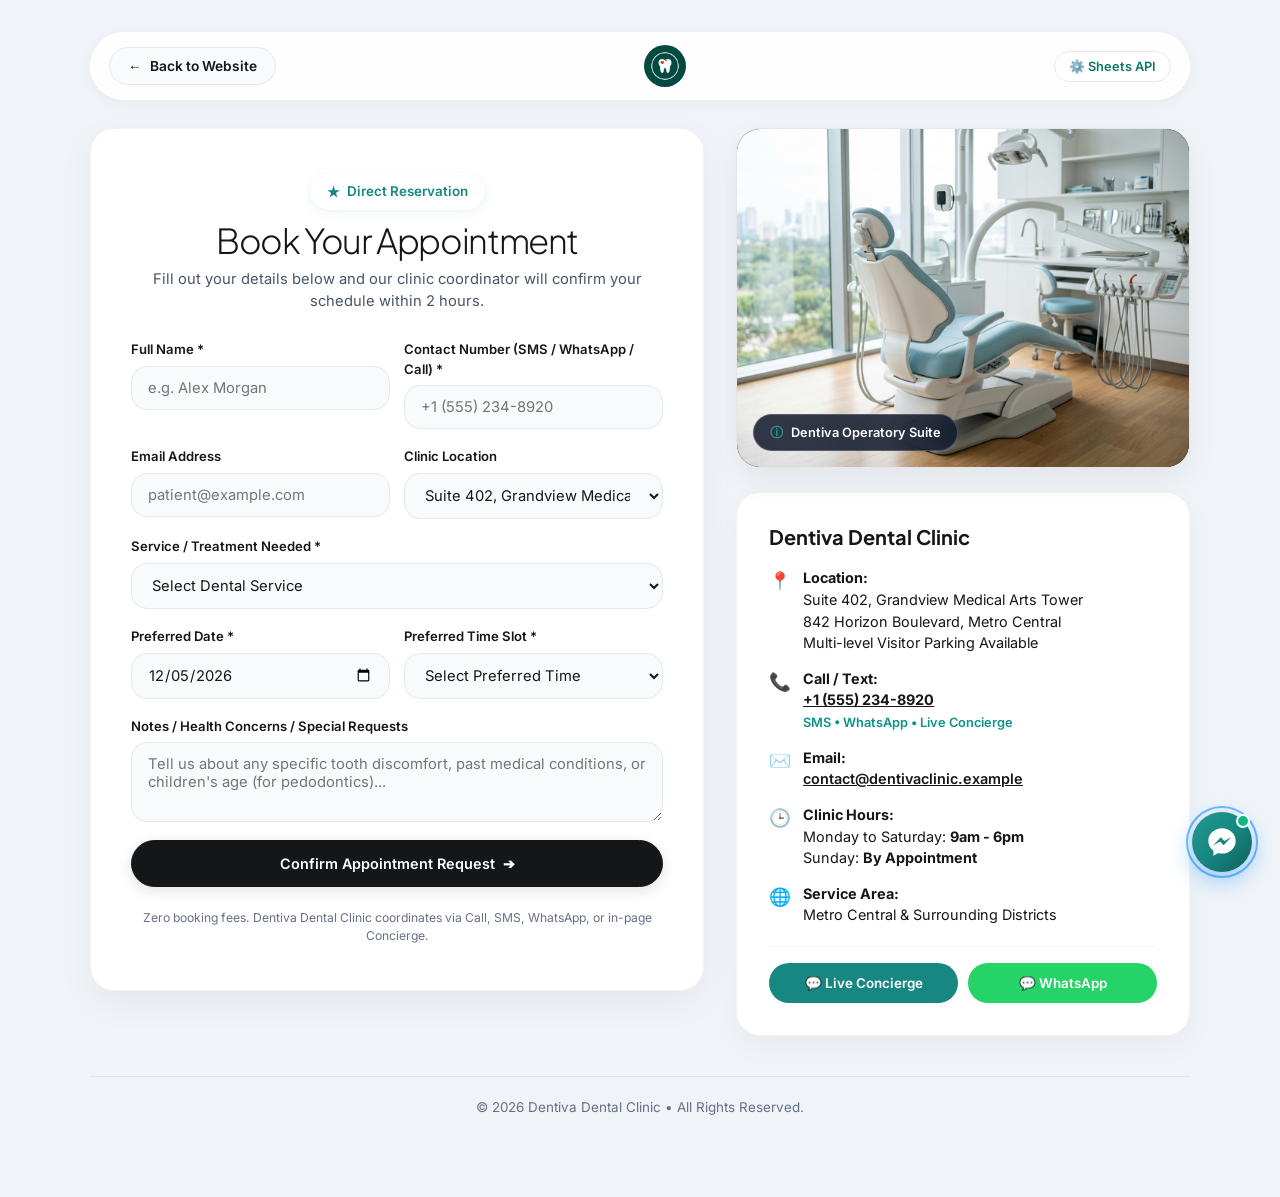
<file: booking.html>
<!DOCTYPE html>
<html lang="en">
<head>
  <meta charset="UTF-8" />
  <meta name="viewport" content="width=device-width, initial-scale=1.0" />
  <title>Book Appointment — Dentiva Dental Clinic</title>
  <meta name="description" content="Schedule your dental consultation at Dentiva Dental Clinic. We offer General Dentistry, Orthodontics, Oral Surgery, and Aesthetic Restorations." />

  <!-- Local & Google Fonts: Plus Jakarta Sans & Inter -->
  <link rel="stylesheet" href="assets/fonts/local-fonts.css" />
  <link rel="preconnect" href="https://fonts.googleapis.com" />
  <link rel="preconnect" href="https://fonts.gstatic.com" crossorigin />
  <link href="https://fonts.googleapis.com/css2?family=Inter:wght@300;400;500;600;700;800&family=Plus+Jakarta+Sans:ital,wght@0,300;0,400;0,500;0,600;0,700;0,800;1,300;1,400;1,600;1,700&display=swap" rel="stylesheet" />

  <!-- Main Stylesheet -->
  <link rel="icon" type="image/jpeg" href="assets/dentist_logo.jpg" />
  <link rel="stylesheet" href="style.css" />
  <!-- Lenis Smooth Momentum Scroll -->
  <script src="assets/lenis.min.js"></script>

  <style>
    /* Dedicated Standalone Booking Portal Styling */
    body {
      font-family: var(--font-body);
      background: #F0F4F8;
      min-height: 100vh;
      display: flex;
      flex-direction: column;
    }

    body, input, select, textarea, button {
      font-family: var(--font-body);
    }

    h1, h2, h3, h4, .clinic-form-title, .contact-card-title {
      font-family: var(--font-heading);
    }

    .standalone-booking-page {
      width: 100%;
      max-width: 1140px;
      margin: 0 auto;
      padding: 32px 20px 60px;
      flex: 1;
      display: flex;
      flex-direction: column;
    }

    /* Minimalist Branded Header (No full nav/menu/dentiva logo) */
    .booking-top-bar {
      display: flex;
      align-items: center;
      justify-content: space-between;
      margin-bottom: 28px;
      padding: 12px 18px;
      background: rgba(255, 255, 255, 0.9);
      backdrop-filter: blur(12px);
      -webkit-backdrop-filter: blur(12px);
      border-radius: var(--radius-pill);
      border: 1px solid rgba(255, 255, 255, 0.8);
      box-shadow: 0 4px 16px rgba(18, 24, 38, 0.04);
    }

    .btn-return-link {
      display: inline-flex;
      align-items: center;
      gap: 8px;
      padding: 8px 18px;
      background: #F8FAFC;
      border: 1px solid #E2E8F0;
      border-radius: var(--radius-pill);
      color: var(--text-dark);
      font-size: 0.86rem;
      font-weight: 600;
      text-decoration: none;
      transition: all var(--transition-fast);
    }

    .btn-return-link:hover {
      background: #FFFFFF;
      border-color: #CBD5E1;
      transform: translateX(-2px);
    }

    .booking-brand-logo {
      display: flex;
      align-items: center;
      gap: 12px;
      text-decoration: none;
    }

    .booking-brand-logo img {
      height: 44px;
      width: auto;
      object-fit: contain;
    }

    .booking-top-actions {
      display: flex;
      align-items: center;
      gap: 10px;
    }

    .btn-sheets-badge {
      display: inline-flex;
      align-items: center;
      gap: 6px;
      padding: 7px 14px;
      background: #FFFFFF;
      border: 1px solid #E2E8F0;
      border-radius: var(--radius-pill);
      color: #0F766E;
      font-size: 0.8rem;
      font-weight: 600;
      cursor: pointer;
      transition: all var(--transition-fast);
    }

    .btn-sheets-badge:hover {
      background: #F0FDFA;
      border-color: #99F6E4;
      transform: translateY(-1px);
    }

    /* Main 2-Column Booking Layout */
    .booking-main-grid {
      display: grid;
      grid-template-columns: 1.15fr 0.85fr;
      gap: 32px;
      align-items: start;
    }

    /* Left: Form Card (Identical structure to Our Clinics section) */
    .clinic-form-card {
      background: #FFFFFF;
      border-radius: var(--radius-card);
      padding: 44px 40px;
      box-shadow: 0 12px 36px rgba(18, 24, 38, 0.05);
      border: 1px solid rgba(20, 22, 24, 0.05);
    }

    .clinic-form-header {
      text-align: center;
      margin-bottom: 28px;
    }

    .clinic-form-title {
      font-family: var(--font-heading);
      font-size: 2.15rem;
      font-weight: 300;
      color: var(--text-dark);
      letter-spacing: -0.04em;
      line-height: 1.1;
      margin-bottom: 8px;
    }

    .clinic-form-sub {
      color: var(--text-body);
      font-size: 0.92rem;
      line-height: 1.5;
    }

    /* Right: Operatory Visual & Direct Contact Card */
    .clinic-sidebar-col {
      display: flex;
      flex-direction: column;
      gap: 24px;
    }

    .chair-visual-card {
      position: relative;
      border-radius: var(--radius-card);
      overflow: hidden;
      box-shadow: 0 12px 32px rgba(18, 24, 38, 0.06);
      border: 1px solid rgba(255, 255, 255, 0.9);
      background: #000000;
      aspect-ratio: 4/3;
    }

    .chair-visual-card img {
      width: 100%;
      height: 100%;
      object-fit: cover;
      display: block;
      transition: transform 0.6s cubic-bezier(0.16, 1, 0.3, 1);
    }

    .chair-visual-card:hover img {
      transform: scale(1.03);
    }

    .chair-floating-badge {
      position: absolute;
      bottom: 16px;
      left: 16px;
      background: rgba(15, 23, 42, 0.85);
      backdrop-filter: blur(10px);
      -webkit-backdrop-filter: blur(10px);
      color: #FFFFFF;
      padding: 8px 16px;
      border-radius: var(--radius-pill);
      font-size: 0.8rem;
      font-weight: 600;
      display: flex;
      align-items: center;
      gap: 8px;
      border: 1px solid rgba(255, 255, 255, 0.2);
    }

    .contact-info-card {
      background: #FFFFFF;
      border-radius: var(--radius-card);
      padding: 32px;
      box-shadow: 0 10px 30px rgba(18, 24, 38, 0.04);
      border: 1px solid rgba(20, 22, 24, 0.05);
    }

    .contact-card-title {
      font-family: var(--font-heading);
      font-size: 1.25rem;
      font-weight: 700;
      color: var(--text-dark);
      margin-bottom: 18px;
      display: flex;
      align-items: center;
      gap: 10px;
    }

    .contact-card-list {
      display: flex;
      flex-direction: column;
      gap: 14px;
      font-size: 0.9rem;
      color: var(--text-dark);
    }

    .contact-card-item {
      display: flex;
      align-items: flex-start;
      gap: 12px;
      line-height: 1.5;
    }

    .contact-icon {
      font-size: 1.1rem;
      color: #0D9488;
      flex-shrink: 0;
      margin-top: 1px;
    }

    .quick-channels-row {
      display: flex;
      gap: 10px;
      margin-top: 20px;
      padding-top: 16px;
      border-top: 1px solid #F1F5F9;
    }

    .btn-channel-pill {
      flex: 1;
      display: inline-flex;
      align-items: center;
      justify-content: center;
      gap: 6px;
      padding: 10px 14px;
      border-radius: var(--radius-pill);
      font-size: 0.84rem;
      font-weight: 600;
      text-decoration: none;
      transition: all var(--transition-fast);
    }

    .btn-viber {
      background: #7360F2;
      color: #FFFFFF;
    }

    .btn-viber:hover {
      background: #5E4CD9;
      transform: translateY(-1px);
    }

    .btn-whatsapp {
      background: #25D366;
      color: #FFFFFF;
    }

    .btn-whatsapp:hover {
      background: #1EBE5D;
      transform: translateY(-1px);
    }

    .booking-portal-footer {
      text-align: center;
      margin-top: 40px;
      padding: 20px 0;
      color: var(--text-muted);
      font-size: 0.84rem;
      border-top: 1px solid rgba(0, 0, 0, 0.06);
    }

    @media (max-width: 900px) {
      .booking-main-grid {
        grid-template-columns: 1fr;
      }
      .clinic-form-card {
        padding: 32px 24px;
      }
    }
  </style>
</head>
<body>

  <div class="standalone-booking-page">

    <!-- MINIMALIST TOP BAR (No menu dropdown, no contact link, no dentiva logo) -->
    <header class="booking-top-bar">
      <a href="index.html" class="btn-return-link" title="Return to Dentiva Home">
        <span>←</span>
        <span>Back to Website</span>
      </a>

      <a href="index.html" class="booking-brand-logo" aria-label="Dentiva Dental Clinic Home">
        <img src="assets/dentist_logo.jpg" style="height: 42px; width: 42px; object-fit: cover; border-radius: 50%;" />
      </a>

      <div class="booking-top-actions">
        <button class="btn-sheets-badge" onclick="window.openWebhookConfigModal()" title="Google Sheets Automation Settings">
          <span>⚙️ Sheets API</span>
        </button>
      </div>
    </header>

    <!-- 2-COLUMN BOOKING MAIN SECTION -->
    <main class="booking-main-grid">

      <!-- LEFT: APPOINTMENT FORM (Styled similarly to Our Clinics Direct Reservation) -->
      <section class="clinic-form-card">
        <div class="clinic-form-header">
          <div class="pill-badge" style="margin-bottom: 12px; display: inline-flex;">
            <span class="badge-star">★</span>
            <span>Direct Reservation</span>
          </div>
          <h1 class="clinic-form-title">Book Your Appointment</h1>
          <p class="clinic-form-sub">
            Fill out your details below and our clinic coordinator will confirm your schedule within 2 hours.
          </p>
        </div>

        <form class="appointment-form" id="bookingForm" onsubmit="event.preventDefault(); window.handleBookingSubmit();">
          <!-- Row 1: Name & Phone -->
          <div class="form-row">
            <div class="form-group">
              <label for="cName">Full Name *</label>
              <input type="text" id="cName" name="name" placeholder="e.g. Alex Morgan" required />
            </div>
            <div class="form-group">
              <label for="cPhone">Contact Number (SMS / WhatsApp / Call) *</label>
              <input type="tel" id="cPhone" name="phone" placeholder="+1 (555) 234-8920" required />
            </div>
          </div>

          <!-- Row 2: Email & Clinic Location -->
          <div class="form-row">
            <div class="form-group">
              <label for="cEmail">Email Address</label>
              <input type="email" id="cEmail" name="email" placeholder="patient@example.com" />
            </div>
            <div class="form-group">
              <label for="cClinic">Clinic Location</label>
              <select id="cClinic" name="location">
                <option value="Suite 402, Grandview Medical Arts Tower (Central)" selected>Suite 402, Grandview Medical Arts Tower (Metro Central)</option>
                <option value="Unit 210, Skyline Health Pavilion (North)">Unit 210, Skyline Health Pavilion (North District)</option>
              </select>
            </div>
          </div>

          <!-- Services Dropdown (General Dentistry, Orthodontics, Oral Surgery, Pedodontics) -->
          <div class="form-group">
            <label for="cTreatment">Service / Treatment Needed *</label>
            <select id="cTreatment" name="treatment" required>
              <option value="" disabled selected>Select Dental Service</option>
              <optgroup label="General Dentistry">
                <option value="General Dentistry - Comprehensive Examination">General Dentistry — Comprehensive Exam &amp; Consultation</option>
                <option value="General Dentistry - Oral Prophylaxis (Cleaning)">General Dentistry — Oral Prophylaxis (Teeth Cleaning)</option>
                <option value="General Dentistry - Aesthetic Tooth Restoration">General Dentistry — Aesthetic Tooth Fillings / Restoration</option>
                <option value="General Dentistry - Tooth Extraction">General Dentistry — Simple Tooth Extraction</option>
              </optgroup>
              <optgroup label="Specialized Dental Services">
                <option value="ORTHODONTICS - Dental Braces & Alignment">ORTHODONTICS — Dental Braces &amp; Teeth Straightening</option>
                <option value="ORTHODONTICS - Retainers & Aligners">ORTHODONTICS — Clear Retainers &amp; Orthodontic Adjustment</option>
                <option value="ORAL SURGERY - Impacted Wisdom Tooth">ORAL SURGERY — Impacted Wisdom Tooth Extraction</option>
                <option value="ORAL SURGERY - Minor Oral Surgery">ORAL SURGERY — Minor Oral Surgical Procedures</option>
                <option value="PEDODONTICS - Children Pediatric Care">PEDODONTICS — Pediatric Dental Care &amp; Checkup</option>
                <option value="PEDODONTICS - Fluoride & Dental Sealants">PEDODONTICS — Fluoride Treatment &amp; Pit/Fissure Sealants</option>
              </optgroup>
              <option value="Other Dental Consultation">Other Dental Consultation / Urgent Concern</option>
            </select>
          </div>

          <!-- Row 3: Date & Time Slot -->
          <div class="form-row">
            <div class="form-group">
              <label for="cDate">Preferred Date *</label>
              <input type="date" id="cDate" name="date" required />
            </div>
            <div class="form-group">
              <label for="cTime">Preferred Time Slot *</label>
              <select id="cTime" name="time" required>
                <option value="" disabled selected>Select Preferred Time</option>
                <option value="09:00 AM">09:00 AM (Morning)</option>
                <option value="10:30 AM">10:30 AM (Morning)</option>
                <option value="12:00 PM">12:00 PM (Noon)</option>
                <option value="01:30 PM">01:30 PM (Afternoon)</option>
                <option value="03:00 PM">03:00 PM (Afternoon)</option>
                <option value="04:30 PM">04:30 PM (Late Afternoon)</option>
                <option value="06:00 PM">06:00 PM (Evening)</option>
                <option value="Sunday By Appointment">Sunday (By Appointment Only)</option>
              </select>
            </div>
          </div>

          <!-- Notes -->
          <div class="form-group">
            <label for="cNotes">Notes / Health Concerns / Special Requests</label>
            <textarea id="cNotes" name="notes" rows="3" placeholder="Tell us about any specific tooth discomfort, past medical conditions, or children's age (for pedodontics)..." style="width: 100%; padding: 12px 16px; border-radius: 16px; border: 1px solid var(--border-faint); font-family: inherit; font-size: 0.92rem; background: #F8FAFC; outline: none;"></textarea>
          </div>

          <button type="submit" class="btn-black-pill submit-btn" id="submitBtn">
            <span>Confirm Appointment Request</span>
            <span class="btn-arrow">➔</span>
          </button>
          <p class="form-disclaimer">
            Zero booking fees. Dentiva Dental Clinic coordinates via Call, SMS, WhatsApp, or in-page Concierge.
          </p>
        </form>

        <!-- Success Confirmation Container -->
        <div class="booking-success" id="bookingSuccess" style="display: none;">
          <div class="success-icon">✓</div>
          <h4>Appointment Request Received!</h4>
          <p style="margin-bottom: 16px;">
            Thank you. Your consultation has been logged with reference <strong id="resRef" style="color: #0D9488;">DNT-2026-XXXX</strong>. Our clinic reception coordinator will contact you shortly to finalize your appointment.
          </p>

          <div style="background: #F0FDFA; border: 1px solid #CCFBF1; border-radius: 16px; padding: 20px; text-align: left; font-size: 0.9rem; margin-bottom: 20px;">
            <div style="display: flex; justify-content: space-between; margin-bottom: 8px;">
              <span style="color: #64748B;">Patient:</span>
              <strong id="resName" style="color: #0F172A;">—</strong>
            </div>
            <div style="display: flex; justify-content: space-between; margin-bottom: 8px;">
              <span style="color: #64748B;">Service:</span>
              <strong id="resService" style="color: #0F172A;">—</strong>
            </div>
            <div style="display: flex; justify-content: space-between; margin-bottom: 8px;">
              <span style="color: #64748B;">Date &amp; Time:</span>
              <strong id="resDateTime" style="color: #0F172A;">—</strong>
            </div>
            <div style="display: flex; justify-content: space-between;">
              <span style="color: #64748B;">Clinic:</span>
              <strong style="color: #0F172A;" id="resClinic">Suite 402, Grandview Medical Arts Tower</strong>
            </div>
          </div>

          <div style="display: flex; gap: 12px; justify-content: center; flex-wrap: wrap;">
            <button type="button" onclick="window.openMessengerConcierge(event);" class="btn-channel-pill" style="background: var(--messenger-blue); color: #FFF; border: none; cursor: pointer; text-decoration: none;">
              <span>💬 Live Concierge</span>
            </button>
            <a href="index.html" class="btn-black-pill" style="padding: 10px 24px; text-decoration: none;">
              <span>Done / Home</span>
            </a>
          </div>
        </div>
      </section>

      <!-- RIGHT: OPERATORY CHAIR VISUAL & DIRECT CONTACT DETAILS -->
      <aside class="clinic-sidebar-col">

        <!-- Modern Patient Examination Chair -->
        <div class="chair-visual-card">
          <img src="assets/dental_clinic_chair.jpg" alt="Modern ergonomic dental patient chair at Dentiva Dental Clinic" />
          <div class="chair-floating-badge">
            <span style="color: #229891;">ⓘ</span>
            <span>Dentiva Operatory Suite</span>
          </div>
        </div>

        <!-- Official Clinic Contact Info Card -->
        <div class="contact-info-card">
          <h2 class="contact-card-title">
            <span>Dentiva Dental Clinic</span>
          </h2>

          <div class="contact-card-list">
            <div class="contact-card-item">
              <span class="contact-icon">📍</span>
              <div>
                <strong>Location:</strong><br />
                Suite 402, Grandview Medical Arts Tower<br />
                842 Horizon Boulevard, Metro Central<br />
                Multi-level Visitor Parking Available
              </div>
            </div>

            <div class="contact-card-item">
              <span class="contact-icon">📞</span>
              <div>
                <strong>Call / Text:</strong><br />
                <a href="tel:+15552348920" style="color: var(--text-dark); font-weight: 700; text-decoration: underline;">+1 (555) 234-8920</a><br />
                <span style="font-size: 0.8rem; color: #0D9488; font-weight: 600;">SMS • WhatsApp • Live Concierge</span>
              </div>
            </div>

            <div class="contact-card-item">
              <span class="contact-icon">✉️</span>
              <div>
                <strong>Email:</strong><br />
                <a href="mailto:contact@dentivaclinic.example" style="color: var(--text-dark); font-weight: 600; text-decoration: underline;">contact@dentivaclinic.example</a>
              </div>
            </div>

            <div class="contact-card-item">
              <span class="contact-icon">🕒</span>
              <div>
                <strong>Clinic Hours:</strong><br />
                Monday to Saturday: <strong>9am - 6pm</strong><br />
                Sunday: <strong>By Appointment</strong>
              </div>
            </div>

            <div class="contact-card-item">
              <span class="contact-icon">🌐</span>
              <div>
                <strong>Service Area:</strong><br />
                Metro Central &amp; Surrounding Districts
              </div>
            </div>
          </div>

          <!-- Quick Chat Concierge Buttons -->
          <div class="quick-channels-row">
            <button type="button" onclick="window.openMessengerConcierge(event);" class="btn-channel-pill" style="background: var(--messenger-blue); color: #FFF; border: none; cursor: pointer; text-decoration: none;">
              <span>💬 Live Concierge</span>
            </button>
            <a href="https://wa.me/15552348920?text=Hello%20Dentiva%20Clinic,%20I%20would%20like%20to%20inquire%20about%20dental%20services." target="_blank" class="btn-channel-pill btn-whatsapp">
              <span>💬 WhatsApp</span>
            </a>
          </div>
        </div>

      </aside>

    </main>

    <!-- FOOTER -->
    <footer class="booking-portal-footer">
      <p>© 2026 Dentiva Dental Clinic • All Rights Reserved.</p>
    </footer>

  </div>

  <!-- WEBHOOK MODAL -->
  <div class="modal-overlay" id="webhookModal" aria-hidden="true" style="display: none; position: fixed; inset: 0; background: rgba(0,0,0,0.6); z-index: 999; align-items: center; justify-content: center; padding: 16px;">
    <div style="background: #FFFFFF; border-radius: 24px; padding: 36px; max-width: 520px; width: 100%; box-shadow: 0 24px 60px rgba(0,0,0,0.25);">
      <div style="display: flex; justify-content: space-between; align-items: center; margin-bottom: 16px;">
        <h3 style="font-family: var(--font-heading); font-size: 1.35rem; font-weight: 700; margin: 0;">Google Sheets Backend</h3>
        <button onclick="window.closeWebhookModal()" style="background: none; border: none; font-size: 1.3rem; cursor: pointer;">✕</button>
      </div>
      <p style="font-size: 0.88rem; color: var(--text-body); line-height: 1.5; margin-bottom: 20px;">
        Paste your deployed Google Apps Script Web App URL below to connect bookings directly to your Google Sheet database:
      </p>
      <div style="display: flex; flex-direction: column; gap: 8px; margin-bottom: 20px;">
        <label for="webhookUrlInput" style="font-size: 0.82rem; font-weight: 600; color: var(--text-dark);">Apps Script URL (/exec):</label>
        <input type="url" id="webhookUrlInput" placeholder="https://script.google.com/macros/s/.../exec" style="padding: 12px 16px; border-radius: 12px; border: 1px solid #CBD5E1; font-family: inherit; font-size: 0.88rem; outline: none; width: 100%;" />
      </div>
      <div style="display: flex; gap: 10px; justify-content: flex-end;">
        <button onclick="window.testWebhookPing()" class="btn-signin" style="background: #E2E8F0; color: #1E293B;">Test Connection</button>
        <button onclick="window.saveWebhookUrl()" class="btn-signin">Save Webhook</button>
      </div>
      <div id="webhookStatusMsg" style="margin-top: 14px; font-size: 0.85rem; text-align: center; font-weight: 600;"></div>
    </div>
  </div>

  <!-- FLOATING CONCIERGE DUAL-MODE MESSENGER WIDGET -->
  <aside class="floating-messenger-widget" id="messengerWidget" aria-label="Dentiva Messenger Concierge">
    <!-- Chat Popup Window -->
    <div class="messenger-chat-modal" id="messengerChatModal" role="dialog" aria-modal="false" aria-label="Dentiva Messenger Concierge">
      <!-- Header -->
      <div class="messenger-modal-header">
        <div class="messenger-avatar-info">
          <div class="messenger-avatar-circle">D</div>
          <div class="messenger-text-meta">
            <span class="messenger-title">Dentiva Concierge</span>
            <span class="messenger-status-sub">
              <span class="status-green-dot"></span>
              Online • Replies Instantly
            </span>
          </div>
        </div>
        <button class="messenger-close-btn" id="messengerCloseBtn" type="button" aria-label="Close Messenger Chat">✕</button>
      </div>

      <!-- Segmented Dual-Mode Switcher -->
      <div class="messenger-channel-tabs" role="tablist">
        <button class="messenger-channel-tab active" id="tabBubbleChat" type="button" role="tab" aria-selected="true">
          <span>💬</span> Live Concierge
        </button>
        <button class="messenger-channel-tab" id="tabDirectMessenger" type="button" role="tab" aria-selected="false">
          <span>⚡</span> Front Desk
        </button>
      </div>

      <!-- Option 1: In-Bubble Chat View -->
      <div class="messenger-bubble-chat-view" id="bubbleChatView">
        <div class="chat-modal-body" id="chatMessagesContainer">
          <div class="chat-bubble-bot">
            Hello! 👋 Welcome to Dentiva Dental Clinic. How can our concierge team assist your appointment or dental inquiries today?
          </div>
          <div class="chat-quick-options" id="chatQuickOptions">
            <button class="chat-option-btn" type="button" data-action="whitening">
              <span>✨ Laser Whitening Info</span>
              <span>➔</span>
            </button>
            <button class="chat-option-btn" type="button" data-action="implant">
              <span>🦷 3D Dental Implant Info</span>
              <span>➔</span>
            </button>
            <button class="chat-option-btn" type="button" data-action="messenger-direct">
              <span>⚡ Chat with Front Desk</span>
              <span>➔</span>
            </button>
          </div>
        </div>

        <form class="chat-modal-footer" id="messengerChatForm" onsubmit="event.preventDefault(); window.sendConciergeMessage();">
          <input 
            type="text" 
            id="chatInputField" 
            class="chat-input-field" 
            placeholder="Ask our clinic concierge..." 
            autocomplete="off"
          />
          <button type="submit" class="chat-send-btn" id="chatSendBtn" aria-label="Send Message">
            <svg viewBox="0 0 24 24" width="18" height="18" fill="none" stroke="currentColor" stroke-width="2.2" stroke-linecap="round" stroke-linejoin="round">
              <line x1="22" y1="2" x2="11" y2="13"></line>
              <polygon points="22 2 15 22 11 13 2 9 22 2"></polygon>
            </svg>
          </button>
        </form>
      </div>

      <!-- Option 2: Direct Front Desk Assistant Card -->
      <div class="messenger-direct-card" id="directMessengerCard">
        <div class="messenger-direct-icon">
          <svg viewBox="0 0 28 28" width="30" height="30" fill="currentColor">
            <path d="M14 2C7.373 2 2 6.953 2 13.06c0 3.48 1.745 6.577 4.475 8.527V26l4.248-2.332c1.047.29 2.152.452 3.277.452 6.627 0 12-4.953 12-11.06C26 6.953 20.627 2 14 2zm1.385 14.89l-3.076-3.28-6.002 3.28 6.603-7.01 3.153 3.28 5.925-3.28-6.603 7.01z"/>
          </svg>
        </div>
        <div class="messenger-direct-heading">Real-Time Clinic Concierge</div>
        <p class="messenger-direct-desc">
          Chat directly with our on-duty front desk coordinator right here on this page without leaving or opening external apps.
        </p>
        <button type="button" class="btn-open-messenger" onclick="window.switchToBubbleChat(event);">
          <span>Start Live Chat Now</span>
          <span>💬</span>
        </button>
      </div>
    </div>

    <!-- Floating Circular Launcher Button -->
    <button class="messenger-launcher-btn" id="messengerLauncherBtn" type="button" aria-label="Open Dentiva Messenger Concierge" title="Chat with Dentiva Concierge">
      <span class="messenger-pulse-ring" aria-hidden="true"></span>
      <span class="messenger-online-badge" aria-hidden="true"></span>
      <svg viewBox="0 0 28 28" class="messenger-icon-svg" aria-hidden="true">
        <path d="M14 2C7.373 2 2 6.953 2 13.06c0 3.48 1.745 6.577 4.475 8.527V26l4.248-2.332c1.047.29 2.152.452 3.277.452 6.627 0 12-4.953 12-11.06C26 6.953 20.627 2 14 2zm1.385 14.89l-3.076-3.28-6.002 3.28 6.603-7.01 3.153 3.28 5.925-3.28-6.603 7.01z"/>
      </svg>
    </button>
  </aside>

  <!-- Global Scripts -->
  <script src="script.js"></script>

  <!-- BOOKING SCRIPTS -->
  <script>
    // LocalStorage Keys
    const WEBHOOK_STORAGE_KEY = 'dentiva_booking_webhook_url';

    // Set minimum date to today
    document.addEventListener('DOMContentLoaded', () => {
      const dateInput = document.getElementById('cDate');
      if (dateInput) {
        const today = new Date().toISOString().split('T')[0];
        dateInput.min = today;
        dateInput.value = today;
      }

      // Check URL search parameters for pre-selected treatment
      const urlParams = new URLSearchParams(window.location.search);
      const treatmentParam = urlParams.get('treatment') || urlParams.get('service');
      if (treatmentParam) {
        const select = document.getElementById('cTreatment');
        if (select) {
          for (let i = 0; i < select.options.length; i++) {
            if (select.options[i].value.toLowerCase().includes(treatmentParam.toLowerCase())) {
              select.selectedIndex = i;
              break;
            }
          }
        }
      }
    });

    // Form Submission Handler
    window.handleBookingSubmit = async function() {
      const name = document.getElementById('cName').value.trim();
      const phone = document.getElementById('cPhone').value.trim();
      const email = document.getElementById('cEmail').value.trim();
      const treatment = document.getElementById('cTreatment').value;
      const date = document.getElementById('cDate').value;
      const time = document.getElementById('cTime').value;
      const notes = document.getElementById('cNotes').value.trim();
      const location = document.getElementById('cClinic').value;

      const submitBtn = document.getElementById('submitBtn');
      if (submitBtn) {
        submitBtn.disabled = true;
        submitBtn.innerHTML = '<span>Processing Booking...</span>';
      }

      // Generate Reference Code (e.g. DNT-2026-8492)
      const currentYear = new Date().getFullYear();
      const randomCode = Math.floor(1000 + Math.random() * 9000);
      const bookingId = `DNT-${currentYear}-${randomCode}`;

      const payload = {
        bookingId: bookingId,
        name: name,
        phone: phone,
        email: email,
        treatment: treatment,
        date: date,
        time: time,
        location: location,
        doctor: "Dr. Julian Vance, DDS (Dentiva)",
        notes: notes,
        timestamp: new Date().toISOString()
      };

      // Check configured webhook
      const webhookUrl = localStorage.getItem(WEBHOOK_STORAGE_KEY);
      if (webhookUrl && webhookUrl.startsWith('http')) {
        try {
          await fetch(webhookUrl, {
            method: 'POST',
            mode: 'no-cors',
            headers: { 'Content-Type': 'application/json' },
            body: JSON.stringify(payload)
          });
          console.log('Dispatched to Google Sheet Webhook:', webhookUrl);
        } catch (err) {
          console.warn('Webhook transmission error (local fallback active):', err);
        }
      }

      // Display Success State
      document.getElementById('bookingForm').style.display = 'none';
      document.getElementById('bookingSuccess').style.display = 'block';

      document.getElementById('resRef').textContent = bookingId;
      document.getElementById('resName').textContent = name;
      document.getElementById('resService').textContent = treatment;
      document.getElementById('resDateTime').textContent = `${date} at ${time}`;
      const resClinic = document.getElementById('resClinic');
      if (resClinic) resClinic.textContent = location;

      // Save to local booking history
      const localHistory = JSON.parse(localStorage.getItem('dentiva_bookings') || '[]');
      localHistory.unshift(payload);
      localStorage.setItem('dentiva_bookings', JSON.stringify(localHistory));
    };

    // Webhook Modal Controls
    window.openWebhookConfigModal = function() {
      const modal = document.getElementById('webhookModal');
      const input = document.getElementById('webhookUrlInput');
      const saved = localStorage.getItem(WEBHOOK_STORAGE_KEY) || '';
      input.value = saved;
      modal.style.display = 'flex';
      document.getElementById('webhookStatusMsg').textContent = '';
    };

    window.closeWebhookModal = function() {
      document.getElementById('webhookModal').style.display = 'none';
    };

    window.saveWebhookUrl = function() {
      const input = document.getElementById('webhookUrlInput').value.trim();
      localStorage.setItem(WEBHOOK_STORAGE_KEY, input);
      const msg = document.getElementById('webhookStatusMsg');
      msg.style.color = '#10B981';
      msg.textContent = '✓ Webhook URL saved successfully!';
      setTimeout(() => { window.closeWebhookModal(); }, 1200);
    };

    window.testWebhookPing = async function() {
      const input = document.getElementById('webhookUrlInput').value.trim();
      const msg = document.getElementById('webhookStatusMsg');
      if (!input) {
        msg.style.color = '#EF4444';
        msg.textContent = 'Please enter a valid URL first.';
        return;
      }
      msg.style.color = '#178782';
      msg.textContent = 'Pinging Google Sheets Webhook...';
      try {
        await fetch(input, {
          method: 'POST',
          mode: 'no-cors',
          headers: { 'Content-Type': 'application/json' },
          body: JSON.stringify({ action: 'ping', ping: true })
        });
        msg.style.color = '#10B981';
        msg.textContent = '✓ Connection signal dispatched to Google Sheets!';
      } catch (err) {
        msg.style.color = '#EF4444';
        msg.textContent = 'Error contacting webhook: ' + err.toString();
      }
    };
  </script>
</body>
</html>
</file>
<file: assets/fonts/local-fonts.css>
/* cyrillic-ext */
@font-face {
  font-family: 'Inter';
  font-style: normal;
  font-weight: 300;
  font-display: swap;
  src: url('font_0_UcC73FwrK3iLTeHuS_nVMrMxCp50SjIa2JL7SUc.woff2') format('woff2');
  unicode-range: U+0460-052F, U+1C80-1C8A, U+20B4, U+2DE0-2DFF, U+A640-A69F, U+FE2E-FE2F;
}
/* cyrillic */
@font-face {
  font-family: 'Inter';
  font-style: normal;
  font-weight: 300;
  font-display: swap;
  src: url('font_1_UcC73FwrK3iLTeHuS_nVMrMxCp50SjIa0ZL7SUc.woff2') format('woff2');
  unicode-range: U+0301, U+0400-045F, U+0490-0491, U+04B0-04B1, U+2116;
}
/* greek-ext */
@font-face {
  font-family: 'Inter';
  font-style: normal;
  font-weight: 300;
  font-display: swap;
  src: url('font_2_UcC73FwrK3iLTeHuS_nVMrMxCp50SjIa2ZL7SUc.woff2') format('woff2');
  unicode-range: U+1F00-1FFF;
}
/* greek */
@font-face {
  font-family: 'Inter';
  font-style: normal;
  font-weight: 300;
  font-display: swap;
  src: url('font_3_UcC73FwrK3iLTeHuS_nVMrMxCp50SjIa1pL7SUc.woff2') format('woff2');
  unicode-range: U+0370-0377, U+037A-037F, U+0384-038A, U+038C, U+038E-03A1, U+03A3-03FF;
}
/* vietnamese */
@font-face {
  font-family: 'Inter';
  font-style: normal;
  font-weight: 300;
  font-display: swap;
  src: url('font_4_UcC73FwrK3iLTeHuS_nVMrMxCp50SjIa2pL7SUc.woff2') format('woff2');
  unicode-range: U+0102-0103, U+0110-0111, U+0128-0129, U+0168-0169, U+01A0-01A1, U+01AF-01B0, U+0300-0301, U+0303-0304, U+0308-0309, U+0323, U+0329, U+1EA0-1EF9, U+20AB;
}
/* latin-ext */
@font-face {
  font-family: 'Inter';
  font-style: normal;
  font-weight: 300;
  font-display: swap;
  src: url('font_5_UcC73FwrK3iLTeHuS_nVMrMxCp50SjIa25L7SUc.woff2') format('woff2');
  unicode-range: U+0100-02BA, U+02BD-02C5, U+02C7-02CC, U+02CE-02D7, U+02DD-02FF, U+0304, U+0308, U+0329, U+1D00-1DBF, U+1E00-1E9F, U+1EF2-1EFF, U+2020, U+20A0-20AB, U+20AD-20C0, U+2113, U+2C60-2C7F, U+A720-A7FF;
}
/* latin */
@font-face {
  font-family: 'Inter';
  font-style: normal;
  font-weight: 300;
  font-display: swap;
  src: url('font_6_UcC73FwrK3iLTeHuS_nVMrMxCp50SjIa1ZL7.woff2') format('woff2');
  unicode-range: U+0000-00FF, U+0131, U+0152-0153, U+02BB-02BC, U+02C6, U+02DA, U+02DC, U+0304, U+0308, U+0329, U+2000-206F, U+20AC, U+2122, U+2191, U+2193, U+2212, U+2215, U+FEFF, U+FFFD;
}
/* cyrillic-ext */
@font-face {
  font-family: 'Inter';
  font-style: normal;
  font-weight: 400;
  font-display: swap;
  src: url('font_0_UcC73FwrK3iLTeHuS_nVMrMxCp50SjIa2JL7SUc.woff2') format('woff2');
  unicode-range: U+0460-052F, U+1C80-1C8A, U+20B4, U+2DE0-2DFF, U+A640-A69F, U+FE2E-FE2F;
}
/* cyrillic */
@font-face {
  font-family: 'Inter';
  font-style: normal;
  font-weight: 400;
  font-display: swap;
  src: url('font_1_UcC73FwrK3iLTeHuS_nVMrMxCp50SjIa0ZL7SUc.woff2') format('woff2');
  unicode-range: U+0301, U+0400-045F, U+0490-0491, U+04B0-04B1, U+2116;
}
/* greek-ext */
@font-face {
  font-family: 'Inter';
  font-style: normal;
  font-weight: 400;
  font-display: swap;
  src: url('font_2_UcC73FwrK3iLTeHuS_nVMrMxCp50SjIa2ZL7SUc.woff2') format('woff2');
  unicode-range: U+1F00-1FFF;
}
/* greek */
@font-face {
  font-family: 'Inter';
  font-style: normal;
  font-weight: 400;
  font-display: swap;
  src: url('font_3_UcC73FwrK3iLTeHuS_nVMrMxCp50SjIa1pL7SUc.woff2') format('woff2');
  unicode-range: U+0370-0377, U+037A-037F, U+0384-038A, U+038C, U+038E-03A1, U+03A3-03FF;
}
/* vietnamese */
@font-face {
  font-family: 'Inter';
  font-style: normal;
  font-weight: 400;
  font-display: swap;
  src: url('font_4_UcC73FwrK3iLTeHuS_nVMrMxCp50SjIa2pL7SUc.woff2') format('woff2');
  unicode-range: U+0102-0103, U+0110-0111, U+0128-0129, U+0168-0169, U+01A0-01A1, U+01AF-01B0, U+0300-0301, U+0303-0304, U+0308-0309, U+0323, U+0329, U+1EA0-1EF9, U+20AB;
}
/* latin-ext */
@font-face {
  font-family: 'Inter';
  font-style: normal;
  font-weight: 400;
  font-display: swap;
  src: url('font_5_UcC73FwrK3iLTeHuS_nVMrMxCp50SjIa25L7SUc.woff2') format('woff2');
  unicode-range: U+0100-02BA, U+02BD-02C5, U+02C7-02CC, U+02CE-02D7, U+02DD-02FF, U+0304, U+0308, U+0329, U+1D00-1DBF, U+1E00-1E9F, U+1EF2-1EFF, U+2020, U+20A0-20AB, U+20AD-20C0, U+2113, U+2C60-2C7F, U+A720-A7FF;
}
/* latin */
@font-face {
  font-family: 'Inter';
  font-style: normal;
  font-weight: 400;
  font-display: swap;
  src: url('font_6_UcC73FwrK3iLTeHuS_nVMrMxCp50SjIa1ZL7.woff2') format('woff2');
  unicode-range: U+0000-00FF, U+0131, U+0152-0153, U+02BB-02BC, U+02C6, U+02DA, U+02DC, U+0304, U+0308, U+0329, U+2000-206F, U+20AC, U+2122, U+2191, U+2193, U+2212, U+2215, U+FEFF, U+FFFD;
}
/* cyrillic-ext */
@font-face {
  font-family: 'Inter';
  font-style: normal;
  font-weight: 500;
  font-display: swap;
  src: url('font_0_UcC73FwrK3iLTeHuS_nVMrMxCp50SjIa2JL7SUc.woff2') format('woff2');
  unicode-range: U+0460-052F, U+1C80-1C8A, U+20B4, U+2DE0-2DFF, U+A640-A69F, U+FE2E-FE2F;
}
/* cyrillic */
@font-face {
  font-family: 'Inter';
  font-style: normal;
  font-weight: 500;
  font-display: swap;
  src: url('font_1_UcC73FwrK3iLTeHuS_nVMrMxCp50SjIa0ZL7SUc.woff2') format('woff2');
  unicode-range: U+0301, U+0400-045F, U+0490-0491, U+04B0-04B1, U+2116;
}
/* greek-ext */
@font-face {
  font-family: 'Inter';
  font-style: normal;
  font-weight: 500;
  font-display: swap;
  src: url('font_2_UcC73FwrK3iLTeHuS_nVMrMxCp50SjIa2ZL7SUc.woff2') format('woff2');
  unicode-range: U+1F00-1FFF;
}
/* greek */
@font-face {
  font-family: 'Inter';
  font-style: normal;
  font-weight: 500;
  font-display: swap;
  src: url('font_3_UcC73FwrK3iLTeHuS_nVMrMxCp50SjIa1pL7SUc.woff2') format('woff2');
  unicode-range: U+0370-0377, U+037A-037F, U+0384-038A, U+038C, U+038E-03A1, U+03A3-03FF;
}
/* vietnamese */
@font-face {
  font-family: 'Inter';
  font-style: normal;
  font-weight: 500;
  font-display: swap;
  src: url('font_4_UcC73FwrK3iLTeHuS_nVMrMxCp50SjIa2pL7SUc.woff2') format('woff2');
  unicode-range: U+0102-0103, U+0110-0111, U+0128-0129, U+0168-0169, U+01A0-01A1, U+01AF-01B0, U+0300-0301, U+0303-0304, U+0308-0309, U+0323, U+0329, U+1EA0-1EF9, U+20AB;
}
/* latin-ext */
@font-face {
  font-family: 'Inter';
  font-style: normal;
  font-weight: 500;
  font-display: swap;
  src: url('font_5_UcC73FwrK3iLTeHuS_nVMrMxCp50SjIa25L7SUc.woff2') format('woff2');
  unicode-range: U+0100-02BA, U+02BD-02C5, U+02C7-02CC, U+02CE-02D7, U+02DD-02FF, U+0304, U+0308, U+0329, U+1D00-1DBF, U+1E00-1E9F, U+1EF2-1EFF, U+2020, U+20A0-20AB, U+20AD-20C0, U+2113, U+2C60-2C7F, U+A720-A7FF;
}
/* latin */
@font-face {
  font-family: 'Inter';
  font-style: normal;
  font-weight: 500;
  font-display: swap;
  src: url('font_6_UcC73FwrK3iLTeHuS_nVMrMxCp50SjIa1ZL7.woff2') format('woff2');
  unicode-range: U+0000-00FF, U+0131, U+0152-0153, U+02BB-02BC, U+02C6, U+02DA, U+02DC, U+0304, U+0308, U+0329, U+2000-206F, U+20AC, U+2122, U+2191, U+2193, U+2212, U+2215, U+FEFF, U+FFFD;
}
/* cyrillic-ext */
@font-face {
  font-family: 'Inter';
  font-style: normal;
  font-weight: 600;
  font-display: swap;
  src: url('font_0_UcC73FwrK3iLTeHuS_nVMrMxCp50SjIa2JL7SUc.woff2') format('woff2');
  unicode-range: U+0460-052F, U+1C80-1C8A, U+20B4, U+2DE0-2DFF, U+A640-A69F, U+FE2E-FE2F;
}
/* cyrillic */
@font-face {
  font-family: 'Inter';
  font-style: normal;
  font-weight: 600;
  font-display: swap;
  src: url('font_1_UcC73FwrK3iLTeHuS_nVMrMxCp50SjIa0ZL7SUc.woff2') format('woff2');
  unicode-range: U+0301, U+0400-045F, U+0490-0491, U+04B0-04B1, U+2116;
}
/* greek-ext */
@font-face {
  font-family: 'Inter';
  font-style: normal;
  font-weight: 600;
  font-display: swap;
  src: url('font_2_UcC73FwrK3iLTeHuS_nVMrMxCp50SjIa2ZL7SUc.woff2') format('woff2');
  unicode-range: U+1F00-1FFF;
}
/* greek */
@font-face {
  font-family: 'Inter';
  font-style: normal;
  font-weight: 600;
  font-display: swap;
  src: url('font_3_UcC73FwrK3iLTeHuS_nVMrMxCp50SjIa1pL7SUc.woff2') format('woff2');
  unicode-range: U+0370-0377, U+037A-037F, U+0384-038A, U+038C, U+038E-03A1, U+03A3-03FF;
}
/* vietnamese */
@font-face {
  font-family: 'Inter';
  font-style: normal;
  font-weight: 600;
  font-display: swap;
  src: url('font_4_UcC73FwrK3iLTeHuS_nVMrMxCp50SjIa2pL7SUc.woff2') format('woff2');
  unicode-range: U+0102-0103, U+0110-0111, U+0128-0129, U+0168-0169, U+01A0-01A1, U+01AF-01B0, U+0300-0301, U+0303-0304, U+0308-0309, U+0323, U+0329, U+1EA0-1EF9, U+20AB;
}
/* latin-ext */
@font-face {
  font-family: 'Inter';
  font-style: normal;
  font-weight: 600;
  font-display: swap;
  src: url('font_5_UcC73FwrK3iLTeHuS_nVMrMxCp50SjIa25L7SUc.woff2') format('woff2');
  unicode-range: U+0100-02BA, U+02BD-02C5, U+02C7-02CC, U+02CE-02D7, U+02DD-02FF, U+0304, U+0308, U+0329, U+1D00-1DBF, U+1E00-1E9F, U+1EF2-1EFF, U+2020, U+20A0-20AB, U+20AD-20C0, U+2113, U+2C60-2C7F, U+A720-A7FF;
}
/* latin */
@font-face {
  font-family: 'Inter';
  font-style: normal;
  font-weight: 600;
  font-display: swap;
  src: url('font_6_UcC73FwrK3iLTeHuS_nVMrMxCp50SjIa1ZL7.woff2') format('woff2');
  unicode-range: U+0000-00FF, U+0131, U+0152-0153, U+02BB-02BC, U+02C6, U+02DA, U+02DC, U+0304, U+0308, U+0329, U+2000-206F, U+20AC, U+2122, U+2191, U+2193, U+2212, U+2215, U+FEFF, U+FFFD;
}
/* cyrillic-ext */
@font-face {
  font-family: 'Inter';
  font-style: normal;
  font-weight: 700;
  font-display: swap;
  src: url('font_0_UcC73FwrK3iLTeHuS_nVMrMxCp50SjIa2JL7SUc.woff2') format('woff2');
  unicode-range: U+0460-052F, U+1C80-1C8A, U+20B4, U+2DE0-2DFF, U+A640-A69F, U+FE2E-FE2F;
}
/* cyrillic */
@font-face {
  font-family: 'Inter';
  font-style: normal;
  font-weight: 700;
  font-display: swap;
  src: url('font_1_UcC73FwrK3iLTeHuS_nVMrMxCp50SjIa0ZL7SUc.woff2') format('woff2');
  unicode-range: U+0301, U+0400-045F, U+0490-0491, U+04B0-04B1, U+2116;
}
/* greek-ext */
@font-face {
  font-family: 'Inter';
  font-style: normal;
  font-weight: 700;
  font-display: swap;
  src: url('font_2_UcC73FwrK3iLTeHuS_nVMrMxCp50SjIa2ZL7SUc.woff2') format('woff2');
  unicode-range: U+1F00-1FFF;
}
/* greek */
@font-face {
  font-family: 'Inter';
  font-style: normal;
  font-weight: 700;
  font-display: swap;
  src: url('font_3_UcC73FwrK3iLTeHuS_nVMrMxCp50SjIa1pL7SUc.woff2') format('woff2');
  unicode-range: U+0370-0377, U+037A-037F, U+0384-038A, U+038C, U+038E-03A1, U+03A3-03FF;
}
/* vietnamese */
@font-face {
  font-family: 'Inter';
  font-style: normal;
  font-weight: 700;
  font-display: swap;
  src: url('font_4_UcC73FwrK3iLTeHuS_nVMrMxCp50SjIa2pL7SUc.woff2') format('woff2');
  unicode-range: U+0102-0103, U+0110-0111, U+0128-0129, U+0168-0169, U+01A0-01A1, U+01AF-01B0, U+0300-0301, U+0303-0304, U+0308-0309, U+0323, U+0329, U+1EA0-1EF9, U+20AB;
}
/* latin-ext */
@font-face {
  font-family: 'Inter';
  font-style: normal;
  font-weight: 700;
  font-display: swap;
  src: url('font_5_UcC73FwrK3iLTeHuS_nVMrMxCp50SjIa25L7SUc.woff2') format('woff2');
  unicode-range: U+0100-02BA, U+02BD-02C5, U+02C7-02CC, U+02CE-02D7, U+02DD-02FF, U+0304, U+0308, U+0329, U+1D00-1DBF, U+1E00-1E9F, U+1EF2-1EFF, U+2020, U+20A0-20AB, U+20AD-20C0, U+2113, U+2C60-2C7F, U+A720-A7FF;
}
/* latin */
@font-face {
  font-family: 'Inter';
  font-style: normal;
  font-weight: 700;
  font-display: swap;
  src: url('font_6_UcC73FwrK3iLTeHuS_nVMrMxCp50SjIa1ZL7.woff2') format('woff2');
  unicode-range: U+0000-00FF, U+0131, U+0152-0153, U+02BB-02BC, U+02C6, U+02DA, U+02DC, U+0304, U+0308, U+0329, U+2000-206F, U+20AC, U+2122, U+2191, U+2193, U+2212, U+2215, U+FEFF, U+FFFD;
}
/* cyrillic-ext */
@font-face {
  font-family: 'Inter';
  font-style: normal;
  font-weight: 800;
  font-display: swap;
  src: url('font_0_UcC73FwrK3iLTeHuS_nVMrMxCp50SjIa2JL7SUc.woff2') format('woff2');
  unicode-range: U+0460-052F, U+1C80-1C8A, U+20B4, U+2DE0-2DFF, U+A640-A69F, U+FE2E-FE2F;
}
/* cyrillic */
@font-face {
  font-family: 'Inter';
  font-style: normal;
  font-weight: 800;
  font-display: swap;
  src: url('font_1_UcC73FwrK3iLTeHuS_nVMrMxCp50SjIa0ZL7SUc.woff2') format('woff2');
  unicode-range: U+0301, U+0400-045F, U+0490-0491, U+04B0-04B1, U+2116;
}
/* greek-ext */
@font-face {
  font-family: 'Inter';
  font-style: normal;
  font-weight: 800;
  font-display: swap;
  src: url('font_2_UcC73FwrK3iLTeHuS_nVMrMxCp50SjIa2ZL7SUc.woff2') format('woff2');
  unicode-range: U+1F00-1FFF;
}
/* greek */
@font-face {
  font-family: 'Inter';
  font-style: normal;
  font-weight: 800;
  font-display: swap;
  src: url('font_3_UcC73FwrK3iLTeHuS_nVMrMxCp50SjIa1pL7SUc.woff2') format('woff2');
  unicode-range: U+0370-0377, U+037A-037F, U+0384-038A, U+038C, U+038E-03A1, U+03A3-03FF;
}
/* vietnamese */
@font-face {
  font-family: 'Inter';
  font-style: normal;
  font-weight: 800;
  font-display: swap;
  src: url('font_4_UcC73FwrK3iLTeHuS_nVMrMxCp50SjIa2pL7SUc.woff2') format('woff2');
  unicode-range: U+0102-0103, U+0110-0111, U+0128-0129, U+0168-0169, U+01A0-01A1, U+01AF-01B0, U+0300-0301, U+0303-0304, U+0308-0309, U+0323, U+0329, U+1EA0-1EF9, U+20AB;
}
/* latin-ext */
@font-face {
  font-family: 'Inter';
  font-style: normal;
  font-weight: 800;
  font-display: swap;
  src: url('font_5_UcC73FwrK3iLTeHuS_nVMrMxCp50SjIa25L7SUc.woff2') format('woff2');
  unicode-range: U+0100-02BA, U+02BD-02C5, U+02C7-02CC, U+02CE-02D7, U+02DD-02FF, U+0304, U+0308, U+0329, U+1D00-1DBF, U+1E00-1E9F, U+1EF2-1EFF, U+2020, U+20A0-20AB, U+20AD-20C0, U+2113, U+2C60-2C7F, U+A720-A7FF;
}
/* latin */
@font-face {
  font-family: 'Inter';
  font-style: normal;
  font-weight: 800;
  font-display: swap;
  src: url('font_6_UcC73FwrK3iLTeHuS_nVMrMxCp50SjIa1ZL7.woff2') format('woff2');
  unicode-range: U+0000-00FF, U+0131, U+0152-0153, U+02BB-02BC, U+02C6, U+02DA, U+02DC, U+0304, U+0308, U+0329, U+2000-206F, U+20AC, U+2122, U+2191, U+2193, U+2212, U+2215, U+FEFF, U+FFFD;
}
/* cyrillic-ext */
@font-face {
  font-family: 'Plus Jakarta Sans';
  font-style: italic;
  font-weight: 400;
  font-display: swap;
  src: url('font_42_LDIuaomQNQcsA88c7O9yZ4KMCoOg4Koz4yOqhMva.woff2') format('woff2');
  unicode-range: U+0460-052F, U+1C80-1C8A, U+20B4, U+2DE0-2DFF, U+A640-A69F, U+FE2E-FE2F;
}
/* vietnamese */
@font-face {
  font-family: 'Plus Jakarta Sans';
  font-style: italic;
  font-weight: 400;
  font-display: swap;
  src: url('font_43_LDIuaomQNQcsA88c7O9yZ4KMCoOg4Koz4yGqhMva.woff2') format('woff2');
  unicode-range: U+0102-0103, U+0110-0111, U+0128-0129, U+0168-0169, U+01A0-01A1, U+01AF-01B0, U+0300-0301, U+0303-0304, U+0308-0309, U+0323, U+0329, U+1EA0-1EF9, U+20AB;
}
/* latin-ext */
@font-face {
  font-family: 'Plus Jakarta Sans';
  font-style: italic;
  font-weight: 400;
  font-display: swap;
  src: url('font_44_LDIuaomQNQcsA88c7O9yZ4KMCoOg4Koz4yCqhMva.woff2') format('woff2');
  unicode-range: U+0100-02BA, U+02BD-02C5, U+02C7-02CC, U+02CE-02D7, U+02DD-02FF, U+0304, U+0308, U+0329, U+1D00-1DBF, U+1E00-1E9F, U+1EF2-1EFF, U+2020, U+20A0-20AB, U+20AD-20C0, U+2113, U+2C60-2C7F, U+A720-A7FF;
}
/* latin */
@font-face {
  font-family: 'Plus Jakarta Sans';
  font-style: italic;
  font-weight: 400;
  font-display: swap;
  src: url('font_45_LDIuaomQNQcsA88c7O9yZ4KMCoOg4Koz4y6qhA.woff2') format('woff2');
  unicode-range: U+0000-00FF, U+0131, U+0152-0153, U+02BB-02BC, U+02C6, U+02DA, U+02DC, U+0304, U+0308, U+0329, U+2000-206F, U+20AC, U+2122, U+2191, U+2193, U+2212, U+2215, U+FEFF, U+FFFD;
}
/* cyrillic-ext */
@font-face {
  font-family: 'Plus Jakarta Sans';
  font-style: italic;
  font-weight: 600;
  font-display: swap;
  src: url('font_42_LDIuaomQNQcsA88c7O9yZ4KMCoOg4Koz4yOqhMva.woff2') format('woff2');
  unicode-range: U+0460-052F, U+1C80-1C8A, U+20B4, U+2DE0-2DFF, U+A640-A69F, U+FE2E-FE2F;
}
/* vietnamese */
@font-face {
  font-family: 'Plus Jakarta Sans';
  font-style: italic;
  font-weight: 600;
  font-display: swap;
  src: url('font_43_LDIuaomQNQcsA88c7O9yZ4KMCoOg4Koz4yGqhMva.woff2') format('woff2');
  unicode-range: U+0102-0103, U+0110-0111, U+0128-0129, U+0168-0169, U+01A0-01A1, U+01AF-01B0, U+0300-0301, U+0303-0304, U+0308-0309, U+0323, U+0329, U+1EA0-1EF9, U+20AB;
}
/* latin-ext */
@font-face {
  font-family: 'Plus Jakarta Sans';
  font-style: italic;
  font-weight: 600;
  font-display: swap;
  src: url('font_44_LDIuaomQNQcsA88c7O9yZ4KMCoOg4Koz4yCqhMva.woff2') format('woff2');
  unicode-range: U+0100-02BA, U+02BD-02C5, U+02C7-02CC, U+02CE-02D7, U+02DD-02FF, U+0304, U+0308, U+0329, U+1D00-1DBF, U+1E00-1E9F, U+1EF2-1EFF, U+2020, U+20A0-20AB, U+20AD-20C0, U+2113, U+2C60-2C7F, U+A720-A7FF;
}
/* latin */
@font-face {
  font-family: 'Plus Jakarta Sans';
  font-style: italic;
  font-weight: 600;
  font-display: swap;
  src: url('font_45_LDIuaomQNQcsA88c7O9yZ4KMCoOg4Koz4y6qhA.woff2') format('woff2');
  unicode-range: U+0000-00FF, U+0131, U+0152-0153, U+02BB-02BC, U+02C6, U+02DA, U+02DC, U+0304, U+0308, U+0329, U+2000-206F, U+20AC, U+2122, U+2191, U+2193, U+2212, U+2215, U+FEFF, U+FFFD;
}
/* cyrillic-ext */
@font-face {
  font-family: 'Plus Jakarta Sans';
  font-style: italic;
  font-weight: 700;
  font-display: swap;
  src: url('font_42_LDIuaomQNQcsA88c7O9yZ4KMCoOg4Koz4yOqhMva.woff2') format('woff2');
  unicode-range: U+0460-052F, U+1C80-1C8A, U+20B4, U+2DE0-2DFF, U+A640-A69F, U+FE2E-FE2F;
}
/* vietnamese */
@font-face {
  font-family: 'Plus Jakarta Sans';
  font-style: italic;
  font-weight: 700;
  font-display: swap;
  src: url('font_43_LDIuaomQNQcsA88c7O9yZ4KMCoOg4Koz4yGqhMva.woff2') format('woff2');
  unicode-range: U+0102-0103, U+0110-0111, U+0128-0129, U+0168-0169, U+01A0-01A1, U+01AF-01B0, U+0300-0301, U+0303-0304, U+0308-0309, U+0323, U+0329, U+1EA0-1EF9, U+20AB;
}
/* latin-ext */
@font-face {
  font-family: 'Plus Jakarta Sans';
  font-style: italic;
  font-weight: 700;
  font-display: swap;
  src: url('font_44_LDIuaomQNQcsA88c7O9yZ4KMCoOg4Koz4yCqhMva.woff2') format('woff2');
  unicode-range: U+0100-02BA, U+02BD-02C5, U+02C7-02CC, U+02CE-02D7, U+02DD-02FF, U+0304, U+0308, U+0329, U+1D00-1DBF, U+1E00-1E9F, U+1EF2-1EFF, U+2020, U+20A0-20AB, U+20AD-20C0, U+2113, U+2C60-2C7F, U+A720-A7FF;
}
/* latin */
@font-face {
  font-family: 'Plus Jakarta Sans';
  font-style: italic;
  font-weight: 700;
  font-display: swap;
  src: url('font_45_LDIuaomQNQcsA88c7O9yZ4KMCoOg4Koz4y6qhA.woff2') format('woff2');
  unicode-range: U+0000-00FF, U+0131, U+0152-0153, U+02BB-02BC, U+02C6, U+02DA, U+02DC, U+0304, U+0308, U+0329, U+2000-206F, U+20AC, U+2122, U+2191, U+2193, U+2212, U+2215, U+FEFF, U+FFFD;
}
/* cyrillic-ext */
@font-face {
  font-family: 'Plus Jakarta Sans';
  font-style: normal;
  font-weight: 300;
  font-display: swap;
  src: url('font_54_LDIoaomQNQcsA88c7O9yZ4KMCoOg4Ko70yyygA.woff2') format('woff2');
  unicode-range: U+0460-052F, U+1C80-1C8A, U+20B4, U+2DE0-2DFF, U+A640-A69F, U+FE2E-FE2F;
}
/* vietnamese */
@font-face {
  font-family: 'Plus Jakarta Sans';
  font-style: normal;
  font-weight: 300;
  font-display: swap;
  src: url('font_55_LDIoaomQNQcsA88c7O9yZ4KMCoOg4Ko50yyygA.woff2') format('woff2');
  unicode-range: U+0102-0103, U+0110-0111, U+0128-0129, U+0168-0169, U+01A0-01A1, U+01AF-01B0, U+0300-0301, U+0303-0304, U+0308-0309, U+0323, U+0329, U+1EA0-1EF9, U+20AB;
}
/* latin-ext */
@font-face {
  font-family: 'Plus Jakarta Sans';
  font-style: normal;
  font-weight: 300;
  font-display: swap;
  src: url('font_56_LDIoaomQNQcsA88c7O9yZ4KMCoOg4Ko40yyygA.woff2') format('woff2');
  unicode-range: U+0100-02BA, U+02BD-02C5, U+02C7-02CC, U+02CE-02D7, U+02DD-02FF, U+0304, U+0308, U+0329, U+1D00-1DBF, U+1E00-1E9F, U+1EF2-1EFF, U+2020, U+20A0-20AB, U+20AD-20C0, U+2113, U+2C60-2C7F, U+A720-A7FF;
}
/* latin */
@font-face {
  font-family: 'Plus Jakarta Sans';
  font-style: normal;
  font-weight: 300;
  font-display: swap;
  src: url('font_57_LDIoaomQNQcsA88c7O9yZ4KMCoOg4Ko20yw.woff2') format('woff2');
  unicode-range: U+0000-00FF, U+0131, U+0152-0153, U+02BB-02BC, U+02C6, U+02DA, U+02DC, U+0304, U+0308, U+0329, U+2000-206F, U+20AC, U+2122, U+2191, U+2193, U+2212, U+2215, U+FEFF, U+FFFD;
}
/* cyrillic-ext */
@font-face {
  font-family: 'Plus Jakarta Sans';
  font-style: normal;
  font-weight: 400;
  font-display: swap;
  src: url('font_54_LDIoaomQNQcsA88c7O9yZ4KMCoOg4Ko70yyygA.woff2') format('woff2');
  unicode-range: U+0460-052F, U+1C80-1C8A, U+20B4, U+2DE0-2DFF, U+A640-A69F, U+FE2E-FE2F;
}
/* vietnamese */
@font-face {
  font-family: 'Plus Jakarta Sans';
  font-style: normal;
  font-weight: 400;
  font-display: swap;
  src: url('font_55_LDIoaomQNQcsA88c7O9yZ4KMCoOg4Ko50yyygA.woff2') format('woff2');
  unicode-range: U+0102-0103, U+0110-0111, U+0128-0129, U+0168-0169, U+01A0-01A1, U+01AF-01B0, U+0300-0301, U+0303-0304, U+0308-0309, U+0323, U+0329, U+1EA0-1EF9, U+20AB;
}
/* latin-ext */
@font-face {
  font-family: 'Plus Jakarta Sans';
  font-style: normal;
  font-weight: 400;
  font-display: swap;
  src: url('font_56_LDIoaomQNQcsA88c7O9yZ4KMCoOg4Ko40yyygA.woff2') format('woff2');
  unicode-range: U+0100-02BA, U+02BD-02C5, U+02C7-02CC, U+02CE-02D7, U+02DD-02FF, U+0304, U+0308, U+0329, U+1D00-1DBF, U+1E00-1E9F, U+1EF2-1EFF, U+2020, U+20A0-20AB, U+20AD-20C0, U+2113, U+2C60-2C7F, U+A720-A7FF;
}
/* latin */
@font-face {
  font-family: 'Plus Jakarta Sans';
  font-style: normal;
  font-weight: 400;
  font-display: swap;
  src: url('font_57_LDIoaomQNQcsA88c7O9yZ4KMCoOg4Ko20yw.woff2') format('woff2');
  unicode-range: U+0000-00FF, U+0131, U+0152-0153, U+02BB-02BC, U+02C6, U+02DA, U+02DC, U+0304, U+0308, U+0329, U+2000-206F, U+20AC, U+2122, U+2191, U+2193, U+2212, U+2215, U+FEFF, U+FFFD;
}
/* cyrillic-ext */
@font-face {
  font-family: 'Plus Jakarta Sans';
  font-style: normal;
  font-weight: 500;
  font-display: swap;
  src: url('font_54_LDIoaomQNQcsA88c7O9yZ4KMCoOg4Ko70yyygA.woff2') format('woff2');
  unicode-range: U+0460-052F, U+1C80-1C8A, U+20B4, U+2DE0-2DFF, U+A640-A69F, U+FE2E-FE2F;
}
/* vietnamese */
@font-face {
  font-family: 'Plus Jakarta Sans';
  font-style: normal;
  font-weight: 500;
  font-display: swap;
  src: url('font_55_LDIoaomQNQcsA88c7O9yZ4KMCoOg4Ko50yyygA.woff2') format('woff2');
  unicode-range: U+0102-0103, U+0110-0111, U+0128-0129, U+0168-0169, U+01A0-01A1, U+01AF-01B0, U+0300-0301, U+0303-0304, U+0308-0309, U+0323, U+0329, U+1EA0-1EF9, U+20AB;
}
/* latin-ext */
@font-face {
  font-family: 'Plus Jakarta Sans';
  font-style: normal;
  font-weight: 500;
  font-display: swap;
  src: url('font_56_LDIoaomQNQcsA88c7O9yZ4KMCoOg4Ko40yyygA.woff2') format('woff2');
  unicode-range: U+0100-02BA, U+02BD-02C5, U+02C7-02CC, U+02CE-02D7, U+02DD-02FF, U+0304, U+0308, U+0329, U+1D00-1DBF, U+1E00-1E9F, U+1EF2-1EFF, U+2020, U+20A0-20AB, U+20AD-20C0, U+2113, U+2C60-2C7F, U+A720-A7FF;
}
/* latin */
@font-face {
  font-family: 'Plus Jakarta Sans';
  font-style: normal;
  font-weight: 500;
  font-display: swap;
  src: url('font_57_LDIoaomQNQcsA88c7O9yZ4KMCoOg4Ko20yw.woff2') format('woff2');
  unicode-range: U+0000-00FF, U+0131, U+0152-0153, U+02BB-02BC, U+02C6, U+02DA, U+02DC, U+0304, U+0308, U+0329, U+2000-206F, U+20AC, U+2122, U+2191, U+2193, U+2212, U+2215, U+FEFF, U+FFFD;
}
/* cyrillic-ext */
@font-face {
  font-family: 'Plus Jakarta Sans';
  font-style: normal;
  font-weight: 600;
  font-display: swap;
  src: url('font_54_LDIoaomQNQcsA88c7O9yZ4KMCoOg4Ko70yyygA.woff2') format('woff2');
  unicode-range: U+0460-052F, U+1C80-1C8A, U+20B4, U+2DE0-2DFF, U+A640-A69F, U+FE2E-FE2F;
}
/* vietnamese */
@font-face {
  font-family: 'Plus Jakarta Sans';
  font-style: normal;
  font-weight: 600;
  font-display: swap;
  src: url('font_55_LDIoaomQNQcsA88c7O9yZ4KMCoOg4Ko50yyygA.woff2') format('woff2');
  unicode-range: U+0102-0103, U+0110-0111, U+0128-0129, U+0168-0169, U+01A0-01A1, U+01AF-01B0, U+0300-0301, U+0303-0304, U+0308-0309, U+0323, U+0329, U+1EA0-1EF9, U+20AB;
}
/* latin-ext */
@font-face {
  font-family: 'Plus Jakarta Sans';
  font-style: normal;
  font-weight: 600;
  font-display: swap;
  src: url('font_56_LDIoaomQNQcsA88c7O9yZ4KMCoOg4Ko40yyygA.woff2') format('woff2');
  unicode-range: U+0100-02BA, U+02BD-02C5, U+02C7-02CC, U+02CE-02D7, U+02DD-02FF, U+0304, U+0308, U+0329, U+1D00-1DBF, U+1E00-1E9F, U+1EF2-1EFF, U+2020, U+20A0-20AB, U+20AD-20C0, U+2113, U+2C60-2C7F, U+A720-A7FF;
}
/* latin */
@font-face {
  font-family: 'Plus Jakarta Sans';
  font-style: normal;
  font-weight: 600;
  font-display: swap;
  src: url('font_57_LDIoaomQNQcsA88c7O9yZ4KMCoOg4Ko20yw.woff2') format('woff2');
  unicode-range: U+0000-00FF, U+0131, U+0152-0153, U+02BB-02BC, U+02C6, U+02DA, U+02DC, U+0304, U+0308, U+0329, U+2000-206F, U+20AC, U+2122, U+2191, U+2193, U+2212, U+2215, U+FEFF, U+FFFD;
}
/* cyrillic-ext */
@font-face {
  font-family: 'Plus Jakarta Sans';
  font-style: normal;
  font-weight: 700;
  font-display: swap;
  src: url('font_54_LDIoaomQNQcsA88c7O9yZ4KMCoOg4Ko70yyygA.woff2') format('woff2');
  unicode-range: U+0460-052F, U+1C80-1C8A, U+20B4, U+2DE0-2DFF, U+A640-A69F, U+FE2E-FE2F;
}
/* vietnamese */
@font-face {
  font-family: 'Plus Jakarta Sans';
  font-style: normal;
  font-weight: 700;
  font-display: swap;
  src: url('font_55_LDIoaomQNQcsA88c7O9yZ4KMCoOg4Ko50yyygA.woff2') format('woff2');
  unicode-range: U+0102-0103, U+0110-0111, U+0128-0129, U+0168-0169, U+01A0-01A1, U+01AF-01B0, U+0300-0301, U+0303-0304, U+0308-0309, U+0323, U+0329, U+1EA0-1EF9, U+20AB;
}
/* latin-ext */
@font-face {
  font-family: 'Plus Jakarta Sans';
  font-style: normal;
  font-weight: 700;
  font-display: swap;
  src: url('font_56_LDIoaomQNQcsA88c7O9yZ4KMCoOg4Ko40yyygA.woff2') format('woff2');
  unicode-range: U+0100-02BA, U+02BD-02C5, U+02C7-02CC, U+02CE-02D7, U+02DD-02FF, U+0304, U+0308, U+0329, U+1D00-1DBF, U+1E00-1E9F, U+1EF2-1EFF, U+2020, U+20A0-20AB, U+20AD-20C0, U+2113, U+2C60-2C7F, U+A720-A7FF;
}
/* latin */
@font-face {
  font-family: 'Plus Jakarta Sans';
  font-style: normal;
  font-weight: 700;
  font-display: swap;
  src: url('font_57_LDIoaomQNQcsA88c7O9yZ4KMCoOg4Ko20yw.woff2') format('woff2');
  unicode-range: U+0000-00FF, U+0131, U+0152-0153, U+02BB-02BC, U+02C6, U+02DA, U+02DC, U+0304, U+0308, U+0329, U+2000-206F, U+20AC, U+2122, U+2191, U+2193, U+2212, U+2215, U+FEFF, U+FFFD;
}
/* cyrillic-ext */
@font-face {
  font-family: 'Plus Jakarta Sans';
  font-style: normal;
  font-weight: 800;
  font-display: swap;
  src: url('font_54_LDIoaomQNQcsA88c7O9yZ4KMCoOg4Ko70yyygA.woff2') format('woff2');
  unicode-range: U+0460-052F, U+1C80-1C8A, U+20B4, U+2DE0-2DFF, U+A640-A69F, U+FE2E-FE2F;
}
/* vietnamese */
@font-face {
  font-family: 'Plus Jakarta Sans';
  font-style: normal;
  font-weight: 800;
  font-display: swap;
  src: url('font_55_LDIoaomQNQcsA88c7O9yZ4KMCoOg4Ko50yyygA.woff2') format('woff2');
  unicode-range: U+0102-0103, U+0110-0111, U+0128-0129, U+0168-0169, U+01A0-01A1, U+01AF-01B0, U+0300-0301, U+0303-0304, U+0308-0309, U+0323, U+0329, U+1EA0-1EF9, U+20AB;
}
/* latin-ext */
@font-face {
  font-family: 'Plus Jakarta Sans';
  font-style: normal;
  font-weight: 800;
  font-display: swap;
  src: url('font_56_LDIoaomQNQcsA88c7O9yZ4KMCoOg4Ko40yyygA.woff2') format('woff2');
  unicode-range: U+0100-02BA, U+02BD-02C5, U+02C7-02CC, U+02CE-02D7, U+02DD-02FF, U+0304, U+0308, U+0329, U+1D00-1DBF, U+1E00-1E9F, U+1EF2-1EFF, U+2020, U+20A0-20AB, U+20AD-20C0, U+2113, U+2C60-2C7F, U+A720-A7FF;
}
/* latin */
@font-face {
  font-family: 'Plus Jakarta Sans';
  font-style: normal;
  font-weight: 800;
  font-display: swap;
  src: url('font_57_LDIoaomQNQcsA88c7O9yZ4KMCoOg4Ko20yw.woff2') format('woff2');
  unicode-range: U+0000-00FF, U+0131, U+0152-0153, U+02BB-02BC, U+02C6, U+02DA, U+02DC, U+0304, U+0308, U+0329, U+2000-206F, U+20AC, U+2122, U+2191, U+2193, U+2212, U+2215, U+FEFF, U+FFFD;
}
</file>
<file: style.css>
/* ==========================================================================
   DENTIVA — PREMIUM DENTAL CLINIC STYLESHEET
   Design System, Geometric Typography, Asymmetric Hero & Motion
   ========================================================================== */

/* --------------------------------------------------------------------------
   0. Dual-Engine Typography Imports (Local WOFF2 Guarantee + Cloud CDN)
   -------------------------------------------------------------------------- */
@import url('assets/fonts/local-fonts.css');
@import url('https://fonts.googleapis.com/css2?family=Inter:wght@300;400;500;600;700;800&family=Plus+Jakarta+Sans:ital,wght@0,300;0,400;0,500;0,600;0,700;0,800;1,300;1,400;1,600;1,700&display=swap');

/* --------------------------------------------------------------------------
   1. CSS Custom Properties / Design Tokens
   -------------------------------------------------------------------------- */
:root {
  /* Color Palette matching Tooth D' Care Official Logo */
  --bg-page: #F8FAFC;
  --bg-hero: #E6F3F3;
  --bg-promo: #E6F3F3;
  --bg-pure-white: #FFFFFF;
  --bg-dark-charcoal: #141618;
  --bg-dark-card: #182424;
  --bg-dark-card-hover: #1F2E2E;

  /* Typography Colors */
  --text-dark: #141618;
  --text-body: #475467;
  --text-muted: #667085;
  --text-dim: #98A2B3;
  --text-white: #FFFFFF;

  /* Accents & Borders — Tooth D' Care Brand Colors */
  --border-light: rgba(0, 0, 0, 0.08);
  --border-faint: #E0EBEB;
  --border-glass: rgba(255, 255, 255, 0.85);
  --glass-bg: rgba(255, 255, 255, 0.68);
  --accent-blue: #178782; /* Tooth D' Care Oceanic Teal */
  --accent-teal: #229891; /* Tooth D' Care Vibrant Aqua */
  --accent-mint: #6DC4C4; /* Tooth D' Care Mint / Seafoam */
  --accent-gold: #C5A880; /* Tooth D' Care Champagne Gold */
  --accent-teal-soft: #E6F3F3; /* Medical Ice Teal Background */
  --accent-teal-glow: rgba(23, 135, 130, 0.22);
  --bg-pale-blue: #E6F4F4; /* Alias to soft ice teal */

  /* Typography System — Hero Section Standard with Comprehensive OS Fallbacks */
  --font-heading: 'Plus Jakarta Sans', -apple-system, BlinkMacSystemFont, 'Segoe UI', Roboto, Helvetica, Arial, sans-serif;
  --font-body: 'Inter', -apple-system, BlinkMacSystemFont, 'Segoe UI', Roboto, Helvetica, Arial, sans-serif;

  /* Fluid Ergonomic Rounded Design Tokens */
  --radius-hero: 32px;
  --radius-card: 24px;
  --radius-inner: 16px;
  --radius-pill: 9999px;
  --radius-sharp: 12px;

  /* Clinical Green Messenger / Chat Brand Colors */
  --messenger-blue: #178782;
  --messenger-gradient: linear-gradient(135deg, #229891 0%, #178782 50%, #105E5A 100%);
  --messenger-hover: #105E5A;

  /* Shadows */
  --shadow-sm: 0 2px 10px rgba(0, 0, 0, 0.03);
  --shadow-md: 0 10px 30px rgba(0, 0, 0, 0.06);
  --shadow-lg: 0 20px 48px rgba(0, 0, 0, 0.12);
  --shadow-glass: 0 10px 30px rgba(0, 0, 0, 0.03);
  --shadow-implant: 0 30px 50px rgba(0, 0, 0, 0.12);

  /* Transitions */
  --transition-fast: 0.2s cubic-bezier(0.16, 1, 0.3, 1);
  --transition-smooth: 0.35s cubic-bezier(0.16, 1, 0.3, 1);
}

/* --------------------------------------------------------------------------
   2. Reset & Baseline
   -------------------------------------------------------------------------- */
*, *::before, *::after {
  box-sizing: border-box;
  margin: 0;
  padding: 0;
}

html {
  scroll-behavior: smooth;
  font-size: 16px;
  -webkit-text-size-adjust: 100%;
}

/* --------------------------------------------------------------------------
   Lenis Smooth Scrolling Classes
   -------------------------------------------------------------------------- */
html.lenis, html.lenis body {
  height: auto;
}

.lenis.lenis-smooth {
  scroll-behavior: auto !important;
}

.lenis.lenis-smooth [data-lenis-prevent] {
  overscroll-behavior: contain;
}

.lenis.lenis-stopped {
  overflow: clip;
}

.lenis.lenis-smooth iframe {
  pointer-events: none;
}

section[id], footer[id], header[id] {
  scroll-margin-top: 95px;
}

body {
  font-family: var(--font-body);
  background-color: var(--bg-page);
  color: var(--text-dark);
  line-height: 1.5;
  -webkit-font-smoothing: antialiased;
  -moz-osx-font-smoothing: grayscale;
  text-rendering: optimizeLegibility;
  overflow-x: hidden;
}

/* Global Headings: Enforce Plus Jakarta Sans across all headings */
h1, h2, h3, h4, h5, h6 {
  font-family: var(--font-heading);
  color: var(--text-dark);
  line-height: 1.2;
}

/* Form Controls: Explicitly inherit Inter typography */
input, textarea, select, button, optgroup {
  font-family: var(--font-body);
  color: inherit;
}

button, a {
  font-family: inherit;
  color: inherit;
  text-decoration: none;
}

/* SVG Text Font Enforcements */
.badge-circular-text text {
  font-family: var(--font-heading);
}

img {
  max-width: 100%;
  height: auto;
  display: block;
}

ul, ol {
  list-style: none;
}

/* --------------------------------------------------------------------------
   3. Page Canvas Wrapper
   -------------------------------------------------------------------------- */
.page-wrapper {
  width: 100%;
  max-width: 1440px;
  margin: 0 auto;
  padding: 16px 20px 48px;
}

@media (max-width: 768px) {
  .page-wrapper {
    padding: 10px 12px 32px;
  }
}

/* --------------------------------------------------------------------------
   4. Hero Section (Phase 2)
   -------------------------------------------------------------------------- */
.hero-container {
  background-color: var(--bg-hero);
  border-radius: var(--radius-hero);
  position: relative;
  overflow: hidden;
  min-height: 890px;
  padding: 88px 0 54px 0;
  display: flex;
  flex-direction: column;
  box-shadow: 0 24px 64px -14px rgba(20, 22, 24, 0.08), inset 0 1px 0 rgba(255, 255, 255, 0.95);
  border: 1px solid rgba(255, 255, 255, 0.85);
}

/* --------------------------------------------------------------------------
   Hero Background Looped Video Layer (Green 3D Tooth Centered in Middle)
   -------------------------------------------------------------------------- */
.hero-video-bg-container {
  position: absolute;
  inset: 0;
  width: 100%;
  height: 100%;
  overflow: hidden;
  z-index: 1;
  pointer-events: none;
  border-radius: var(--radius-hero);
}

.hero-bg-video {
  position: absolute;
  top: 50%;
  left: 50%;
  transform: translate(-50%, -50%);
  min-width: 100%;
  min-height: 100%;
  width: 100%;
  height: 100%;
  object-fit: cover;
  object-position: center center;
}

.hero-video-tint-overlay {
  position: absolute;
  inset: 0;
  /* Crystal-clear center so the green 3D tooth shines through unobstructed, soft medical ice teal vignette towards edges */
  background: radial-gradient(circle at 50% 50%, rgba(230, 244, 244, 0.02) 0%, rgba(230, 244, 244, 0.22) 42%, rgba(230, 244, 244, 0.72) 75%, rgba(230, 244, 244, 0.88) 100%);
  pointer-events: none;
}

/* Giant Faint Watermark (z-index: 2): Sits above video, behind interactive text */
.hero-watermark {
  position: absolute;
  bottom: -36px;
  left: 50%;
  transform: translateX(-50%);
  font-family: var(--font-heading);
  font-size: clamp(7.5rem, 18.5vw, 17.5rem);
  font-weight: 800;
  color: transparent;
  background: linear-gradient(180deg, rgba(255, 255, 255, 0.65) 0%, rgba(255, 255, 255, 0.1) 80%, transparent 100%);
  -webkit-background-clip: text;
  background-clip: text;
  letter-spacing: -0.04em;
  line-height: 0.82;
  user-select: none;
  pointer-events: none;
  z-index: 2;
  white-space: nowrap;
  text-align: center;
  filter: drop-shadow(0 2px 10px rgba(255, 255, 255, 0.4));
}

/* Sticky Header Wrapper & Apple-Smooth Floating Glass Navbar */
.site-header-wrapper,
.subpage-nav-wrapper {
  position: sticky;
  top: 14px;
  z-index: 950;
  width: 100%;
  pointer-events: none;
  transition: all 0.4s cubic-bezier(0.16, 1, 0.3, 1);
}

.site-header-wrapper.home-header {
  margin-bottom: -78px;
}

/* Default state at top: No background component behind it, completely seamless */
.navbar {
  display: flex;
  justify-content: space-between;
  align-items: center;
  padding: 14px 34px;
  border-radius: var(--radius-pill);
  background: transparent;
  backdrop-filter: none;
  -webkit-backdrop-filter: none;
  border: 1px solid transparent;
  box-shadow: none;
  pointer-events: auto;
  transform: translateY(0) scale(1);
  transition: background-color 0.4s cubic-bezier(0.16, 1, 0.3, 1),
              border-color 0.4s cubic-bezier(0.16, 1, 0.3, 1),
              box-shadow 0.4s cubic-bezier(0.16, 1, 0.3, 1),
              backdrop-filter 0.4s cubic-bezier(0.16, 1, 0.3, 1),
              -webkit-backdrop-filter 0.4s cubic-bezier(0.16, 1, 0.3, 1),
              padding 0.4s cubic-bezier(0.16, 1, 0.3, 1),
              transform 0.4s cubic-bezier(0.16, 1, 0.3, 1);
}

/* Scrolled state: Pops out with Apple frosted glass smoothness */
.site-header-wrapper.scrolled .navbar,
.subpage-nav-wrapper.scrolled .navbar,
.navbar.scrolled {
  background: rgba(255, 255, 255, 0.84);
  backdrop-filter: blur(24px) saturate(190%);
  -webkit-backdrop-filter: blur(24px) saturate(190%);
  border: 1px solid rgba(255, 255, 255, 0.95);
  box-shadow: 0 14px 40px -4px rgba(20, 22, 24, 0.08), 0 2px 8px rgba(20, 22, 24, 0.03), inset 0 1px 0 rgba(255, 255, 255, 1);
  padding: 11px 30px;
  transform: translateY(0) scale(0.995);
  animation: appleNavbarPop 0.38s cubic-bezier(0.16, 1, 0.3, 1) forwards;
}

@keyframes appleNavbarPop {
  0% {
    transform: translateY(-8px) scale(0.96);
    opacity: 0.85;
  }
  65% {
    transform: translateY(1px) scale(1.004);
  }
  100% {
    transform: translateY(0) scale(0.995);
    opacity: 1;
  }
}

.brand-logo {
  display: flex;
  align-items: center;
  gap: 12px;
  text-decoration: none;
}

.logo-hexagon {
  width: 32px;
  height: 32px;
  display: flex;
  align-items: center;
  justify-content: center;
  transition: transform var(--transition-fast);
}

.brand-logo:hover .logo-hexagon {
  transform: rotate(30deg);
}

.brand-name {
  font-family: var(--font-heading);
  font-size: 1.32rem;
  font-weight: 700;
  color: var(--text-dark);
  letter-spacing: -0.02em;
}

.nav-links {
  display: flex;
  align-items: center;
  gap: 36px;
}

.nav-link {
  font-size: 0.92rem;
  font-weight: 500;
  color: var(--text-dark);
  position: relative;
  padding: 6px 0;
  transition: opacity var(--transition-fast);
}

.nav-link:hover,
.nav-link.active {
  opacity: 0.75;
}

.nav-link::after {
  content: '';
  position: absolute;
  bottom: 0;
  left: 50%;
  width: 0;
  height: 2px;
  background-color: var(--text-dark);
  border-radius: 2px;
  transition: width var(--transition-fast), left var(--transition-fast);
}

.nav-link:hover::after,
.nav-link.active::after {
  width: 100%;
  left: 0;
}

.nav-actions {
  display: flex;
  align-items: center;
  gap: 12px;
}

.lang-selector {
  display: inline-flex;
  align-items: center;
  gap: 6px;
  background: var(--bg-pure-white);
  border: 1px solid rgba(20, 22, 24, 0.06);
  border-radius: var(--radius-pill);
  padding: 8px 16px;
  font-size: 0.84rem;
  font-weight: 600;
  color: var(--text-dark);
  cursor: pointer;
  box-shadow: 0 2px 6px rgba(20, 22, 24, 0.02);
  transition: all var(--transition-fast);
  user-select: none;
}

.lang-selector:hover {
  background: #FFFFFF;
  box-shadow: 0 4px 12px rgba(20, 22, 24, 0.06);
  transform: translateY(-1px);
}

.lang-globe-icon {
  font-size: 0.92rem;
  line-height: 1;
}

.btn-signin {
  background-color: var(--text-dark);
  color: var(--text-white);
  border: none;
  border-radius: var(--radius-pill);
  padding: 9px 24px;
  font-size: 0.88rem;
  font-weight: 600;
  cursor: pointer;
  box-shadow: 0 4px 12px rgba(20, 22, 24, 0.12);
  transition: transform var(--transition-fast), background-color var(--transition-fast), box-shadow var(--transition-fast);
}

.btn-signin:hover {
  background-color: #000000;
  transform: translateY(-1px);
  box-shadow: 0 6px 16px rgba(20, 22, 24, 0.18);
}

/* Mobile Menu Toggle - Apple Style */
.menu-toggle {
  display: none;
  flex-direction: column;
  justify-content: center;
  align-items: center;
  gap: 5px;
  width: 42px;
  height: 42px;
  background: rgba(255, 255, 255, 0.82);
  backdrop-filter: blur(16px);
  -webkit-backdrop-filter: blur(16px);
  border: 1px solid rgba(255, 255, 255, 0.9);
  border-radius: var(--radius-pill);
  cursor: pointer;
  padding: 10px;
  box-shadow: 0 2px 10px rgba(20, 22, 24, 0.05);
  transition: all 0.3s cubic-bezier(0.16, 1, 0.3, 1);
}

.menu-toggle:hover {
  transform: scale(1.05);
  background: #FFFFFF;
}

.menu-toggle span {
  display: block;
  width: 20px;
  height: 2px;
  background-color: var(--text-dark);
  border-radius: 2px;
  transition: transform 0.35s cubic-bezier(0.16, 1, 0.3, 1), opacity 0.25s ease, width 0.3s ease;
  transform-origin: center;
}

/* Morphing hamburger to X when open */
.menu-toggle.active span:nth-child(1) {
  transform: translateY(7px) rotate(45deg);
}

.menu-toggle.active span:nth-child(2) {
  opacity: 0;
  transform: scaleX(0);
}

.menu-toggle.active span:nth-child(3) {
  transform: translateY(-7px) rotate(-45deg);
}

/* Mobile Menu - Matching Hero Concept & Vibe (Frosted Glass + Sky Gradients) */
.mobile-menu {
  display: flex;
  position: absolute;
  top: calc(100% + 12px);
  left: 12px;
  right: 12px;
  background: rgba(244, 250, 248, 0.95);
  background-image: 
    radial-gradient(at 8% 10%, rgba(109, 196, 196, 0.28) 0px, transparent 65%),
    radial-gradient(at 92% 85%, rgba(23, 135, 130, 0.18) 0px, transparent 70%),
    radial-gradient(at 50% 50%, rgba(255, 255, 255, 0.88) 0px, transparent 80%);
  backdrop-filter: blur(28px) saturate(190%);
  -webkit-backdrop-filter: blur(28px) saturate(190%);
  border-radius: 28px;
  border: 1px solid rgba(255, 255, 255, 0.95);
  box-shadow: 0 24px 64px -10px rgba(20, 22, 24, 0.14), inset 0 1px 0 rgba(255, 255, 255, 0.98);
  padding: 22px;
  flex-direction: column;
  gap: 10px;
  z-index: 1000;
  pointer-events: none;
  opacity: 0;
  transform: translateY(-16px) scale(0.96);
  transform-origin: top center;
  transition: opacity 0.35s cubic-bezier(0.16, 1, 0.3, 1),
              transform 0.35s cubic-bezier(0.16, 1, 0.3, 1),
              visibility 0.35s;
  visibility: hidden;
}

.mobile-menu.open {
  opacity: 1;
  pointer-events: auto;
  transform: translateY(0) scale(1);
  visibility: visible;
}

.mobile-link {
  font-family: var(--font-heading);
  font-size: 1.02rem;
  font-weight: 600;
  color: var(--text-dark);
  padding: 10px 16px;
  border-radius: 16px;
  display: flex;
  align-items: center;
  justify-content: space-between;
  text-decoration: none;
  border: 1px solid transparent;
  transition: all 0.24s cubic-bezier(0.16, 1, 0.3, 1);
}

.mobile-link:hover,
.mobile-link.active {
  background: rgba(255, 255, 255, 0.85);
  border-color: rgba(255, 255, 255, 0.95);
  box-shadow: 0 6px 18px rgba(23, 135, 130, 0.08);
  color: var(--accent-blue);
  transform: translateX(4px);
}

.mobile-book-highlight {
  color: var(--accent-blue) !important;
  font-weight: 700 !important;
  background: rgba(23, 135, 130, 0.08);
  border-color: rgba(23, 135, 130, 0.2);
}

.mobile-menu-actions {
  margin-top: 6px;
  padding-top: 14px;
  border-top: 1px solid rgba(20, 22, 24, 0.08);
}

.mobile-btn-signin {
  width: 100%;
  text-align: center;
  display: block;
  padding: 12px 24px;
}

/* Hero Body Layout */
.hero-body {
  position: relative;
  flex: 1;
  padding: 24px 48px 48px;
  display: grid;
  grid-template-columns: 1fr 1fr;
  align-items: start;
  z-index: 10;
}

/* Visibility helpers for desktop vs mobile */
.mobile-only {
  display: none !important;
}

.hero-mobile-tooth-card {
  display: none !important;
}

/* ==========================================================================
   PHASE 4: LEFT HEMISPHERE (Typography & CTA - z-index: 10)
   ========================================================================== */
.hero-left {
  position: relative;
  z-index: 10;
  max-width: 480px;
  display: flex;
  flex-direction: column;
  padding-top: 12px;
}

/* Top Badge: White pill with blue text */
.pill-badge {
  display: inline-flex;
  align-items: center;
  gap: 7px;
  background: var(--bg-pure-white);
  color: var(--accent-blue);
  border-radius: var(--radius-pill);
  padding: 7px 16px;
  font-size: 0.84rem;
  font-weight: 600;
  box-shadow: 0 3px 12px rgba(23, 135, 130, 0.08), 0 1px 3px rgba(20, 22, 24, 0.03);
  margin-bottom: 28px;
  align-self: flex-start;
  border: 1px solid rgba(255, 255, 255, 0.8);
}

.badge-star {
  font-size: 0.88rem;
  color: var(--accent-blue);
}

.badge-text {
  color: var(--accent-blue);
  font-weight: 600;
}

/* Main Headline (Split Style, sits behind 3D centerpiece at z-index: 10) */
.hero-heading {
  font-family: var(--font-heading);
  display: flex;
  flex-direction: column;
  margin-bottom: 24px;
  position: relative;
  z-index: 10;
}

/* Line 1: Exceptional (Massive, Dark Charcoal, elegant thin sans-serif) */
.heading-line-1 {
  font-size: clamp(3.2rem, 5.8vw, 5.2rem);
  font-weight: 300;
  letter-spacing: -0.04em;
  line-height: 1.02;
  color: var(--text-dark);
  display: block;
}

/* Line 2: Dental Care (Massive, Pure White, same font family, overlaps behind 3D tooth) */
.heading-line-2 {
  font-size: clamp(3.2rem, 5.8vw, 5.2rem);
  font-weight: 300;
  letter-spacing: -0.04em;
  line-height: 1.02;
  color: var(--bg-pure-white);
  display: block;
  white-space: nowrap;
  text-shadow: 0 2px 14px rgba(20, 22, 24, 0.05);
  margin-top: 4px;
}

/* Subtext: Dark Charcoal, narrow max-width */
.hero-description {
  font-size: 0.94rem;
  color: var(--text-dark);
  line-height: 1.62;
  max-width: 375px;
  margin-bottom: 34px;
  opacity: 0.88;
}

/* CTA Button: Solid black rectangle with sharp corners */
.hero-cta-group {
  margin-bottom: 48px;
}

.btn-cta-sharp {
  display: inline-flex;
  align-items: center;
  gap: 12px;
  background-color: var(--text-dark);
  color: var(--bg-pure-white);
  border: none;
  border-radius: var(--radius-pill);
  padding: 15px 32px;
  font-size: 0.95rem;
  font-weight: 600;
  letter-spacing: 0.01em;
  cursor: pointer;
  box-shadow: 0 6px 18px rgba(20, 22, 24, 0.14);
  transition: background-color var(--transition-fast), transform var(--transition-fast), box-shadow var(--transition-fast);
}

.btn-cta-sharp:hover {
  background-color: #000000;
  transform: translateY(-2px);
  box-shadow: 0 10px 24px rgba(20, 22, 24, 0.22);
}

.btn-cta-sharp .btn-arrow {
  display: inline-block;
  font-size: 1.05rem;
  transition: transform var(--transition-fast);
}

.btn-cta-sharp:hover .btn-arrow {
  transform: translateX(4px);
}

/* Lower Stat: Below the button, • 827+ (Large, thin) with small descriptive subtext */
.hero-bottom-stat {
  display: flex;
  flex-direction: column;
  gap: 5px;
}

.stat-dot-number {
  display: flex;
  align-items: center;
  gap: 8px;
  font-family: var(--font-heading);
  font-size: clamp(2.2rem, 3.2vw, 2.6rem);
  font-weight: 300;
  letter-spacing: -0.03em;
  color: var(--text-dark);
  line-height: 1.1;
}

.stat-bullet-sym {
  font-size: 1.4rem;
  line-height: 1;
  color: var(--text-dark);
}

.stat-big-val {
  font-family: inherit;
  font-size: inherit;
  font-weight: inherit;
}

.stat-sub-caption {
  font-size: 0.82rem;
  color: var(--text-muted);
  line-height: 1.45;
  max-width: 250px;
  margin-top: 4px;
}

/* ==========================================================================
   PHASE 3: THE 3D CENTERPIECE & SVG ANNOTATIONS
   Asset: z-index: 20
   Annotations & SVG Leader Lines: z-index: 30
   ========================================================================== */
.hero-centerpiece {
  position: absolute;
  left: 50%;
  top: 52%;
  transform: translate(-50%, -50%);
  width: 480px;
  height: 580px;
  pointer-events: none;
  display: flex;
  align-items: center;
  justify-content: center;
  z-index: 20;
}

/* Focal Anchor for Centered Background 3D Tooth */
.implant-focal-anchor {
  width: 260px;
  height: 360px;
  pointer-events: none;
  display: block;
}

/* 3D Implant Centerpiece Container (z-index: 20) */
.implant-render-wrapper {
  position: relative;
  width: 280px;
  min-height: 360px;
  z-index: 20;
  display: flex;
  flex-direction: column;
  align-items: center;
  justify-content: center;
}

/* Animated Ambient Tooth Aura Glow — Tooth D' Care Oceanic Teal */
.implant-render-wrapper::before {
  content: '';
  position: absolute;
  top: 50%;
  left: 50%;
  transform: translate(-50%, -50%);
  width: 360px;
  height: 360px;
  background: radial-gradient(circle, rgba(109, 196, 196, 0.4) 0%, rgba(23, 135, 130, 0.15) 45%, transparent 72%);
  border-radius: 50%;
  filter: blur(28px);
  z-index: -1;
  pointer-events: none;
  animation: toothAuraPulse 5s ease-in-out infinite alternate;
}

@keyframes toothAuraPulse {
  0% { transform: translate(-50%, -50%) scale(0.92); opacity: 0.55; }
  100% { transform: translate(-50%, -50%) scale(1.15); opacity: 0.95; }
}

.implant-img {
  width: 100%;
  height: auto;
  filter: drop-shadow(0 28px 40px rgba(18, 24, 38, 0.16));
  transform-origin: center center;
  user-select: none;
  pointer-events: auto;
  transition: transform 0.15s cubic-bezier(0.16, 1, 0.3, 1);
}

/* 3D Looped Video Element */
.implant-video {
  width: 100%;
  max-width: 380px;
  height: auto;
  object-fit: contain;
  mix-blend-mode: multiply;
  border-radius: 24px;
  display: block;
}

/* Ground Shadow */
.implant-shadow-base {
  width: 140px;
  height: 14px;
  background: radial-gradient(ellipse at center, rgba(18, 24, 38, 0.22) 0%, rgba(18, 24, 38, 0) 72%);
  margin-top: -12px;
  border-radius: 50%;
  filter: blur(5px);
}

/* Annotations Layer (z-index: 30, strictly in front of 3D asset) */
.annotations-overlay {
  position: absolute;
  inset: 0;
  width: 100%;
  height: 100%;
  z-index: 30;
  pointer-events: none;
}

/* Floating Frosted-Glass Callouts */
.implant-callout {
  position: absolute;
  background: rgba(255, 255, 255, 0.78);
  backdrop-filter: blur(14px);
  -webkit-backdrop-filter: blur(14px);
  border: 1.2px solid rgba(255, 255, 255, 0.95);
  border-radius: var(--radius-pill);
  padding: 8px 18px;
  box-shadow: 0 8px 24px rgba(20, 22, 24, 0.05), 0 1px 2px rgba(20, 22, 24, 0.02);
  z-index: 30;
  pointer-events: auto;
  white-space: nowrap;
  user-select: none;
  transition: transform 0.2s cubic-bezier(0.16, 1, 0.3, 1), box-shadow 0.2s ease, background-color 0.2s ease;
  cursor: default;
}

.implant-callout:hover {
  transform: translateY(-2px);
  background: rgba(255, 255, 255, 0.94);
  box-shadow: 0 12px 28px rgba(20, 22, 24, 0.08);
}

.callout-left {
  left: 0;
  top: 35%;
  transform: translateY(-50%);
}

.callout-right {
  right: 0;
  top: 56%;
  transform: translateY(-50%);
}

.callout-glass-card {
  display: flex;
  flex-direction: column;
}

.callout-title {
  font-family: var(--font-heading);
  font-size: 0.82rem;
  font-weight: 600;
  color: var(--text-dark);
  letter-spacing: -0.01em;
}

/* SVG Leader Lines Canvas */
.callout-svg-canvas {
  position: absolute;
  inset: 0;
  width: 100%;
  height: 100%;
  overflow: visible;
  pointer-events: none;
  z-index: 30;
}

.leader-svg-path {
  fill: none;
  stroke: rgba(255, 255, 255, 0.88);
  stroke-width: 1.5;
  stroke-linecap: round;
  filter: drop-shadow(0 1px 3px rgba(20, 22, 24, 0.08));
}

.leader-svg-dot {
  fill: #FFFFFF;
  stroke: rgba(20, 22, 24, 0.25);
  stroke-width: 1;
  filter: drop-shadow(0 0 6px rgba(255, 255, 255, 0.95));
}

/* ==========================================================================
   PHASE 5: RIGHT HEMISPHERE (Stats & Widgets - z-index: 10)
   ========================================================================== */
.hero-right {
  position: relative;
  z-index: 10;
  display: flex;
  flex-direction: column;
  align-items: flex-end;
  text-align: right;
  padding-top: 12px;
  padding-right: 48px; /* Clearance for floating action dock */
}

/* Top Right Metadata */
.hero-top-info {
  display: flex;
  flex-direction: column;
  align-items: flex-end;
  gap: 3px;
  margin-bottom: 26px;
}

.clinic-time-widget {
  display: flex;
  flex-direction: column;
  align-items: flex-end;
  gap: 2px;
}

.clinic-date {
  font-size: 0.82rem;
  font-weight: 500;
  color: var(--text-muted);
}

.clinic-status {
  font-size: 0.90rem;
  font-weight: 600;
  color: var(--text-dark);
  letter-spacing: -0.01em;
}

.clinic-hours {
  font-size: 0.82rem;
  font-weight: 500;
  color: var(--text-muted);
}

.clinic-location-pill {
  display: inline-flex;
  align-items: center;
  gap: 5px;
  background: rgba(255, 255, 255, 0.85);
  border: 1px solid rgba(20, 22, 24, 0.06);
  border-radius: var(--radius-pill);
  padding: 4px 12px;
  font-size: 0.78rem;
  font-weight: 500;
  color: var(--text-dark);
  margin-top: 5px;
  box-shadow: 0 2px 6px rgba(20, 22, 24, 0.02);
}



/* Headline Continuation (Split Style, z-index: 10) */
.hero-heading-continuation {
  font-family: var(--font-heading);
  display: flex;
  flex-direction: column;
  align-items: flex-end;
  margin-bottom: 48px;
  position: relative;
  z-index: 10;
  margin-top: 12px;
}

/* Line 1: & Straight (Massive, Pure White, positioned slightly higher to overlap tooth) */
.heading-subline-1 {
  font-size: clamp(3.2rem, 5.8vw, 5.2rem);
  font-weight: 300;
  letter-spacing: -0.04em;
  line-height: 1.02;
  color: var(--bg-pure-white);
  display: block;
  white-space: nowrap;
  text-shadow: 0 2px 14px rgba(20, 22, 24, 0.05);
  margin-left: -50px;
}

/* Line 2: Smile (Massive, Dark Charcoal, placed directly below) */
.heading-subline-2 {
  font-size: clamp(3.2rem, 5.8vw, 5.2rem);
  font-weight: 300;
  letter-spacing: -0.04em;
  line-height: 1.02;
  color: var(--text-dark);
  display: block;
  margin-top: 4px;
}

/* Right-Aligned Stats Stack */
.hero-right-metrics {
  display: flex;
  flex-direction: column;
  gap: 22px;
  align-items: flex-end;
}

.metric-row {
  display: flex;
  align-items: baseline;
  gap: 12px;
  text-align: right;
}

.metric-num {
  font-family: var(--font-heading);
  font-size: clamp(2.5rem, 3.8vw, 3.2rem);
  font-weight: 300;
  color: var(--text-dark);
  letter-spacing: -0.03em;
  line-height: 1;
}

.metric-label {
  font-size: 0.76rem;
  color: var(--text-body);
  line-height: 1.35;
  font-weight: 400;
  text-align: right;
}

/* --------------------------------------------------------------------------
   Mobile Headline, Responsive Helpers & Black Pill Button
   -------------------------------------------------------------------------- */
.heading-subline-mobile {
  display: none;
}

.desktop-only {
  display: flex;
}

/* Mobile & Tablet Unified Metrics Glass Card (Hidden on desktop) */
.hero-mobile-stats-card {
  display: none;
  align-items: center;
  justify-content: space-around;
  background: rgba(255, 255, 255, 0.78);
  backdrop-filter: blur(14px);
  -webkit-backdrop-filter: blur(14px);
  border-radius: var(--radius-card);
  border: 1px solid rgba(255, 255, 255, 0.9);
  box-shadow: 0 10px 30px rgba(20, 22, 24, 0.05);
  padding: 18px 20px;
  width: 100%;
  max-width: 520px;
  margin: 16px auto 0;
}

.m-stat-col {
  display: flex;
  flex-direction: column;
  align-items: center;
  text-align: center;
  gap: 2px;
  flex: 1;
}

.m-stat-val {
  font-family: var(--font-heading);
  font-size: 1.55rem;
  font-weight: 700;
  color: var(--text-dark);
  letter-spacing: -0.02em;
  line-height: 1.1;
}

.m-stat-label {
  font-size: 0.72rem;
  color: var(--text-muted);
  font-weight: 500;
  line-height: 1.25;
}

.m-stat-divider {
  width: 1px;
  height: 32px;
  background: rgba(20, 22, 24, 0.1);
}

/* Universal Black Pill Button */
.btn-black-pill {
  display: inline-flex;
  align-items: center;
  justify-content: center;
  gap: 8px;
  background-color: var(--text-dark);
  color: #FFFFFF;
  border: 1px solid var(--text-dark);
  border-radius: var(--radius-pill);
  padding: 12px 26px;
  font-size: 0.9rem;
  font-weight: 600;
  cursor: pointer;
  box-shadow: 0 4px 14px rgba(20, 22, 24, 0.12);
  transition: transform var(--transition-fast), background-color var(--transition-fast), box-shadow var(--transition-fast), border-color var(--transition-fast);
  text-decoration: none;
}

.btn-black-pill:hover {
  background-color: #000000;
  transform: translateY(-2px);
  box-shadow: 0 8px 20px rgba(20, 22, 24, 0.2);
  color: #FFFFFF;
}

.btn-black-pill .btn-arrow {
  display: inline-block;
  transition: transform var(--transition-fast);
}

.btn-black-pill:hover .btn-arrow {
  transform: translateX(3px);
}

/* --------------------------------------------------------------------------
   5. Statistics Ribbon (Phase 3)
   -------------------------------------------------------------------------- */
.stats-ribbon {
  background-color: var(--bg-pure-white);
  padding: 54px 32px;
  margin: 16px 0;
  border-radius: var(--radius-card);
  box-shadow: var(--shadow-sm);
}

.stats-container {
  max-width: 1240px;
  margin: 0 auto;
  display: flex;
  align-items: center;
  justify-content: space-between;
  flex-wrap: nowrap;
}

.stat-block {
  display: flex;
  align-items: center;
  gap: 16px;
  flex: 1;
  justify-content: center;
}

.stat-number {
  font-family: var(--font-heading);
  font-size: clamp(2.8rem, 4vw, 3.8rem);
  font-weight: 700;
  color: var(--text-dark);
  letter-spacing: -0.03em;
  line-height: 1;
}

.stat-meta {
  display: flex;
  flex-direction: column;
}

.stat-label-line {
  font-size: 0.86rem;
  color: var(--text-muted);
  font-weight: 500;
  line-height: 1.35;
}

.stat-divider {
  width: 1px;
  height: 38px;
  background-color: var(--border-faint);
  flex-shrink: 0;
}

/* --------------------------------------------------------------------------
   6. Dark-Mode Services Section (Phase 4)
   -------------------------------------------------------------------------- */
.services-wrapper {
  margin: 24px 0;
}

.dark-services-container {
  background-color: var(--bg-dark-charcoal);
  border-radius: var(--radius-hero);
  padding: 68px 56px;
  box-shadow: var(--shadow-lg);
  color: var(--text-white);
}

.dark-header-row {
  display: flex;
  justify-content: space-between;
  align-items: flex-start;
  gap: 40px;
  margin-bottom: 52px;
}

.header-left {
  flex: 1;
}

.dark-title {
  font-family: var(--font-heading);
  font-size: clamp(2rem, 3.2vw, 2.7rem);
  font-weight: 600;
  color: var(--text-white);
  line-height: 1.22;
  letter-spacing: -0.025em;
}

.header-right {
  flex: 1;
  max-width: 460px;
}

.dark-subtitle {
  font-size: 0.95rem;
  color: var(--text-dim);
  line-height: 1.65;
}

/* 3-Column Service Grid */
.service-cards-grid {
  display: grid;
  grid-template-columns: repeat(3, 1fr);
  gap: 28px;
}

.service-card {
  background-color: var(--bg-dark-card);
  border: 1px solid rgba(255, 255, 255, 0.07);
  border-radius: var(--radius-card);
  overflow: hidden;
  padding: 12px;
  display: flex;
  flex-direction: column;
  transition: transform var(--transition-smooth), background-color var(--transition-smooth), border-color var(--transition-smooth), box-shadow var(--transition-smooth);
}

.service-card:hover {
  transform: translateY(-6px);
  background-color: var(--bg-dark-card-hover);
  border-color: rgba(255, 255, 255, 0.16);
  box-shadow: 0 16px 36px rgba(0, 0, 0, 0.35);
}

.card-media {
  position: relative;
  width: 100%;
  height: 220px;
  border-radius: var(--radius-inner);
  overflow: hidden;
}

.card-img {
  width: 100%;
  height: 100%;
  object-fit: cover;
  transition: transform 0.6s cubic-bezier(0.16, 1, 0.3, 1);
}

.service-card:hover .card-img {
  transform: scale(1.05);
}

.card-tag {
  position: absolute;
  top: 12px;
  right: 12px;
  background: rgba(20, 22, 24, 0.7);
  backdrop-filter: blur(8px);
  border: 1px solid rgba(255, 255, 255, 0.12);
  color: #FFFFFF;
  border-radius: var(--radius-pill);
  padding: 4px 10px;
  font-size: 0.72rem;
  font-weight: 500;
  letter-spacing: 0.02em;
}

.card-body {
  padding: 22px 10px 14px;
}

.card-title {
  font-family: var(--font-heading);
  font-size: 1.25rem;
  font-weight: 600;
  color: var(--text-white);
  margin-bottom: 10px;
  letter-spacing: -0.015em;
}

.card-text {
  font-size: 0.88rem;
  color: var(--text-dim);
  line-height: 1.6;
}

/* --------------------------------------------------------------------------
   7. Budget-Friendly Discount Section (Phase 5)
   -------------------------------------------------------------------------- */
.discount-section {
  background-color: var(--bg-pure-white);
  border-radius: var(--radius-hero);
  padding: 68px 56px;
  margin: 24px 0;
  box-shadow: var(--shadow-sm);
}

.discount-grid {
  display: grid;
  grid-template-columns: 1.2fr 1fr;
  gap: 56px;
  align-items: center;
}

.discount-copy-col {
  display: flex;
  flex-direction: column;
  align-items: flex-start;
}

.discount-heading {
  font-family: var(--font-heading);
  font-size: clamp(2.1rem, 3.2vw, 2.7rem);
  font-weight: 700;
  color: var(--text-dark);
  line-height: 1.22;
  letter-spacing: -0.025em;
  margin-bottom: 20px;
}

.discount-subtext {
  font-size: 0.98rem;
  color: var(--text-muted);
  line-height: 1.65;
  margin-bottom: 28px;
  max-width: 520px;
}

.discount-perks {
  display: flex;
  flex-direction: column;
  gap: 12px;
  margin-bottom: 34px;
}

.perk-item {
  display: flex;
  align-items: center;
  gap: 12px;
  font-size: 0.92rem;
  font-weight: 500;
  color: var(--text-body);
}

.perk-check {
  width: 20px;
  height: 20px;
  background-color: var(--bg-hero);
  color: var(--text-dark);
  border-radius: 50%;
  display: flex;
  align-items: center;
  justify-content: center;
  font-size: 0.75rem;
  font-weight: 700;
}

.btn-enroll {
  display: inline-flex;
  align-items: center;
  gap: 12px;
  background-color: var(--text-dark);
  color: var(--text-white);
  border: none;
  border-radius: var(--radius-pill);
  padding: 13px 28px;
  font-size: 0.94rem;
  font-weight: 600;
  cursor: pointer;
  box-shadow: 0 6px 18px rgba(0, 0, 0, 0.1);
  transition: transform var(--transition-fast), background-color var(--transition-fast);
}

.btn-enroll:hover {
  background-color: #000000;
  transform: translateY(-2px);
}

/* Right Column: Pale Promo Card */
.pale-promo-card {
  background-color: var(--bg-promo);
  border-radius: var(--radius-hero);
  padding: 44px 44px 38px;
  display: flex;
  flex-direction: column;
  justify-content: space-between;
  min-height: 290px;
  box-shadow: var(--shadow-sm);
  transition: transform var(--transition-smooth);
}

.pale-promo-card:hover {
  transform: translateY(-4px);
}

.promo-top-row {
  display: flex;
  justify-content: space-between;
  align-items: flex-start;
  margin-bottom: 36px;
}

.promo-percentage {
  font-family: var(--font-heading);
  font-size: clamp(4rem, 6.2vw, 5.5rem);
  font-weight: 700;
  color: var(--text-dark);
  line-height: 0.95;
  letter-spacing: -0.04em;
}

.promo-smiley-wrapper {
  width: 72px;
  height: 72px;
  display: flex;
  align-items: center;
  justify-content: center;
}

.smiley-svg {
  width: 100%;
  height: 100%;
}

.promo-bottom {
  display: flex;
  flex-direction: column;
  gap: 14px;
}

.promo-desc {
  font-size: 0.92rem;
  color: #374151;
  font-weight: 500;
  line-height: 1.52;
  max-width: 380px;
}

.promo-pill-sub {
  display: inline-flex;
}

.promo-pill-sub span {
  font-size: 0.76rem;
  font-weight: 600;
  text-transform: uppercase;
  letter-spacing: 0.05em;
  background: rgba(255, 255, 255, 0.75);
  padding: 4px 12px;
  border-radius: var(--radius-pill);
  color: var(--text-dark);
}

/* --------------------------------------------------------------------------
   8. Footer
   -------------------------------------------------------------------------- */
.site-footer {
  background-color: var(--bg-pure-white);
  border-radius: var(--radius-hero);
  padding: 56px 48px 36px;
  margin-top: 24px;
  box-shadow: var(--shadow-sm);
}

.footer-container {
  max-width: 1300px;
  margin: 0 auto;
}

.footer-top-row {
  display: grid;
  grid-template-columns: 1.6fr 1fr 1fr 1fr;
  gap: 40px;
  padding-bottom: 48px;
  border-bottom: 1px solid var(--border-faint);
}

.footer-brand {
  display: flex;
  flex-direction: column;
  gap: 16px;
  max-width: 340px;
}

.footer-tagline {
  font-size: 0.9rem;
  color: var(--text-muted);
  line-height: 1.6;
}

.footer-nav-col {
  display: flex;
  flex-direction: column;
  gap: 12px;
}

.footer-col-title {
  font-size: 0.88rem;
  font-weight: 700;
  color: var(--text-dark);
  text-transform: uppercase;
  letter-spacing: 0.04em;
  margin-bottom: 4px;
}

.footer-nav-col a {
  font-size: 0.9rem;
  color: var(--text-body);
  transition: color var(--transition-fast);
}

.footer-nav-col a:hover {
  color: var(--text-dark);
}

.hours-text {
  font-size: 0.88rem;
  color: var(--text-body);
}

.footer-bottom-bar {
  display: flex;
  justify-content: space-between;
  align-items: center;
  padding-top: 28px;
  font-size: 0.84rem;
  color: var(--text-muted);
}

.footer-legals {
  display: flex;
  gap: 24px;
}

.footer-legals a {
  color: var(--text-muted);
  transition: color var(--transition-fast);
}

.footer-legals a:hover {
  color: var(--text-dark);
}

/* --------------------------------------------------------------------------
   9. Interactive Appointment Modal
   -------------------------------------------------------------------------- */
.modal-overlay {
  position: fixed;
  inset: 0;
  background: rgba(18, 20, 24, 0.45);
  backdrop-filter: blur(8px);
  -webkit-backdrop-filter: blur(8px);
  display: flex;
  align-items: center;
  justify-content: center;
  z-index: 1000;
  opacity: 0;
  pointer-events: none;
  transition: opacity 0.3s ease;
  padding: 20px;
}

.modal-overlay.active {
  opacity: 1;
  pointer-events: auto;
}

.modal-container {
  background: #FFFFFF;
  border-radius: var(--radius-card);
  max-width: 520px;
  width: 100%;
  padding: 36px 32px;
  position: relative;
  box-shadow: 0 24px 60px rgba(0, 0, 0, 0.2);
  transform: scale(0.94) translateY(12px);
  transition: transform 0.3s cubic-bezier(0.16, 1, 0.3, 1);
}

.modal-overlay.active .modal-container {
  transform: scale(1) translateY(0);
}

.modal-close-btn {
  position: absolute;
  top: 20px;
  right: 20px;
  width: 36px;
  height: 36px;
  border-radius: 50%;
  background: var(--bg-page);
  border: 1px solid var(--border-light);
  display: flex;
  align-items: center;
  justify-content: center;
  font-size: 1rem;
  cursor: pointer;
  color: var(--text-dark);
  transition: background var(--transition-fast);
}

.modal-close-btn:hover {
  background: #E2E8F0;
}

.modal-header {
  margin-bottom: 24px;
}

.modal-heading {
  font-family: var(--font-heading);
  font-size: 1.6rem;
  font-weight: 700;
  color: var(--text-dark);
  letter-spacing: -0.02em;
}

.modal-sub {
  font-size: 0.88rem;
  color: var(--text-muted);
  margin-top: 4px;
}

.appointment-form {
  display: flex;
  flex-direction: column;
  gap: 18px;
}

.form-row {
  display: grid;
  grid-template-columns: 1fr 1fr;
  gap: 14px;
}

.form-group {
  display: flex;
  flex-direction: column;
  gap: 6px;
}

.form-group label {
  font-size: 0.82rem;
  font-weight: 600;
  color: var(--text-dark);
}

.form-group input,
.form-group select {
  width: 100%;
  padding: 12px 16px;
  border-radius: 16px;
  border: 1px solid var(--border-faint);
  font-size: 0.92rem;
  font-family: inherit;
  color: var(--text-dark);
  background: #F8FAFC;
  transition: border-color var(--transition-fast), background var(--transition-fast);
}

.form-group input:focus,
.form-group select:focus {
  outline: none;
  border-color: var(--text-dark);
  background: #FFFFFF;
}

.submit-btn {
  width: 100%;
  justify-content: center;
  padding: 14px;
  margin-top: 8px;
  border-radius: var(--radius-pill);
}

.form-disclaimer {
  font-size: 0.76rem;
  color: var(--text-muted);
  text-align: center;
  margin-top: 4px;
}

.booking-success {
  text-align: center;
  padding: 24px 0;
}

.success-icon {
  width: 54px;
  height: 54px;
  background: #10B981;
  color: #fff;
  border-radius: 50%;
  display: flex;
  align-items: center;
  justify-content: center;
  font-size: 1.8rem;
  margin: 0 auto 16px;
}

.booking-success h4 {
  font-size: 1.3rem;
  font-weight: 700;
  color: var(--text-dark);
  margin-bottom: 8px;
}

.booking-success p {
  font-size: 0.9rem;
  color: var(--text-body);
  line-height: 1.5;
}

/* --------------------------------------------------------------------------
   10. Responsive Design System (Mobile & Tablet)
   -------------------------------------------------------------------------- */
@media (max-width: 1140px) {
  .hero-body {
    padding: 16px 32px 32px;
  }
  
  .hero-centerpiece {
    top: 52%;
  }

  .implant-render-wrapper {
    width: 280px;
  }

  .callout-left {
    left: -100px;
  }

  .callout-right {
    right: -100px;
  }

  .floating-dock-tools {
    right: 12px;
  }

  .dark-services-container {
    padding: 48px 36px;
  }

  .service-cards-grid {
    gap: 20px;
  }
}

@media (max-width: 980px) {
  /* Navigation */
  .nav-links, .lang-selector {
    display: none !important;
  }

  .menu-toggle {
    display: flex;
    border-radius: var(--radius-pill);
  }

  .navbar {
    padding: 22px 28px;
  }

  /* Desktop-only elements hidden on mobile/tablet */
  .desktop-only {
    display: none !important;
  }

  /* Mobile-only headline and stats card shown */
  .heading-subline-mobile {
    display: block;
    font-size: clamp(2.2rem, 5.5vw, 3.4rem);
    font-weight: 300;
    letter-spacing: -0.04em;
    color: var(--text-dark);
    margin-top: 4px;
    line-height: 1.06;
  }

  .hero-mobile-stats-card {
    display: flex;
  }

  /* Hero Container & Flex Stacking */
  .hero-container {
    min-height: auto;
    padding-bottom: 40px;
    border-radius: 28px;
  }

  .hero-body {
    display: flex !important;
    flex-direction: column !important;
    align-items: center !important;
    text-align: center !important;
    padding: 20px 24px;
    gap: 24px;
  }

  .hero-left {
    max-width: 640px;
    width: 100%;
    display: flex;
    flex-direction: column;
    align-items: center;
    text-align: center;
    padding-top: 0;
  }

  .pill-badge {
    align-self: center;
    margin-bottom: 18px;
    border-radius: var(--radius-pill);
  }

  .hero-heading {
    align-items: center;
    text-align: center;
    margin-bottom: 18px;
  }

  .heading-line-1,
  .heading-line-2 {
    font-size: clamp(2.4rem, 6vw, 3.8rem);
    line-height: 1.06;
    white-space: normal;
    text-align: center;
  }

  .heading-line-2 {
    color: #FFFFFF;
    text-shadow: 0 2px 14px rgba(20, 22, 24, 0.12);
  }

  .hero-description {
    max-width: 540px;
    font-size: 0.98rem;
    text-align: center;
    margin-bottom: 24px;
    line-height: 1.6;
  }

  .hero-cta-group {
    margin-bottom: 20px;
    display: flex;
    justify-content: center;
    width: 100%;
  }

  .btn-cta-sharp {
    border-radius: var(--radius-pill);
    padding: 15px 36px;
    font-size: 1rem;
    box-shadow: 0 8px 24px rgba(20, 22, 24, 0.16);
  }

  /* Hide full bleed background video on mobile so text is completely on top of tooth */
  .hero-video-bg-container {
    display: none !important;
  }

  .hero-watermark {
    display: none !important;
  }

  .mobile-only {
    display: flex !important;
  }

  .hero-mobile-avatars-row {
    display: inline-flex !important;
    align-items: center;
    gap: 10px;
    margin: 6px 0 16px;
    background: rgba(255, 255, 255, 0.78);
    padding: 6px 14px 6px 8px;
    border-radius: var(--radius-pill);
    box-shadow: 0 4px 14px rgba(23, 135, 130, 0.08);
    border: 1px solid rgba(255, 255, 255, 0.9);
  }

  .hero-avatar-stack {
    display: flex;
    align-items: center;
  }

  .hero-mini-avatar {
    width: 28px;
    height: 28px;
    border-radius: 50%;
    object-fit: cover;
    border: 2px solid #FFFFFF;
    margin-left: -7px;
  }
  .hero-mini-avatar:first-child {
    margin-left: 0;
  }

  .hero-avatar-counter {
    background: var(--accent-blue);
    color: #FFFFFF;
    font-size: 0.72rem;
    font-weight: 700;
    padding: 3px 7px;
    border-radius: 999px;
    margin-left: -5px;
    border: 2px solid #FFFFFF;
  }

  .hero-avatar-text {
    font-size: 0.78rem;
    font-weight: 600;
    color: var(--text-dark);
  }

  /* Centerpiece: Sized-Down 3D Tooth Video Card & Floating Circular Consultation Badge */
  .hero-centerpiece {
    position: relative;
    left: auto;
    top: auto;
    transform: none;
    width: 100%;
    max-width: 320px;
    height: auto;
    margin: 12px auto 18px;
    pointer-events: auto;
    display: flex !important;
    align-items: center;
    justify-content: center;
    z-index: 20;
  }

  .hero-mobile-tooth-card {
    display: block !important;
    width: 100%;
    max-width: 280px;
    position: relative;
  }

  .mobile-tooth-video-frame {
    position: relative;
    width: 270px;
    height: 270px;
    margin: 0 auto;
    border-radius: 36px;
    overflow: hidden;
    background: radial-gradient(circle at 50% 40%, rgba(109, 196, 196, 0.28) 0%, rgba(23, 135, 130, 0.12) 60%, rgba(230, 244, 244, 0.7) 100%);
    box-shadow: 0 16px 36px -8px rgba(23, 135, 130, 0.22), 0 2px 10px rgba(20, 22, 24, 0.05), inset 0 1px 0 rgba(255, 255, 255, 0.95);
    border: 1.5px solid rgba(255, 255, 255, 0.9);
  }

  .mobile-tooth-video {
    width: 100%;
    height: 100%;
    object-fit: cover;
    object-position: center 42%;
    display: block;
    transform: scale(1.05);
  }

  .mobile-tooth-card-sheen {
    position: absolute;
    inset: 0;
    pointer-events: none;
    background: linear-gradient(180deg, rgba(255, 255, 255, 0.16) 0%, transparent 45%, rgba(23, 135, 130, 0.1) 100%);
  }

  /* Floating Circular Consultation Badge matching reference design */
  .tooth-consult-badge {
    position: absolute;
    bottom: 12px;
    left: 50%;
    transform: translateX(-50%);
    width: 96px;
    height: 96px;
    border-radius: 50%;
    background: #E4F754; /* Vibrant Lime/Citron like reference image */
    box-shadow: 0 10px 24px -4px rgba(0, 0, 0, 0.25), 0 2px 6px rgba(0, 0, 0, 0.12);
    display: flex;
    align-items: center;
    justify-content: center;
    text-decoration: none;
    z-index: 25;
    transition: transform 0.3s cubic-bezier(0.16, 1, 0.3, 1), box-shadow 0.3s ease;
  }

  .tooth-consult-badge:hover,
  .tooth-consult-badge:active {
    transform: translateX(-50%) scale(1.08);
    box-shadow: 0 14px 30px -4px rgba(0, 0, 0, 0.32);
  }

  .badge-circular-text {
    position: absolute;
    inset: 0;
    width: 100%;
    height: 100%;
    animation: rotateBadgeText 14s linear infinite;
  }

  @keyframes rotateBadgeText {
    from { transform: rotate(0deg); }
    to { transform: rotate(360deg); }
  }

  .badge-center-icon {
    position: relative;
    z-index: 2;
    display: flex;
    align-items: center;
    justify-content: center;
  }

  .badge-arrow {
    font-size: 1.55rem;
    font-weight: 800;
    color: #141618;
    line-height: 1;
    transform: translateY(-1px);
    transition: transform 0.25s ease;
  }

  .tooth-consult-badge:hover .badge-arrow {
    transform: translateY(-2px) translateX(2px);
  }

  .callout-svg-canvas {
    display: none !important;
  }

  /* Hero Right Hemisphere & Metadata */
  .hero-right {
    width: 100%;
    align-items: center;
    text-align: center;
    padding-right: 0;
    padding-top: 0;
    display: flex;
    flex-direction: column;
    gap: 14px;
  }

  .hero-top-info {
    align-items: center;
    margin-bottom: 4px;
    flex-direction: row;
    justify-content: center;
    flex-wrap: wrap;
    gap: 10px;
  }

  .clinic-time-widget {
    align-items: center;
    flex-direction: row;
    gap: 8px;
  }

  .floating-dock-tools {
    display: none !important;
  }

  .hero-watermark {
    font-size: 7.5rem;
    bottom: 16px;
    opacity: 0.22;
  }

  /* Other Section Responsive Grids */
  .stats-container {
    flex-wrap: wrap;
    gap: 28px;
  }

  .stat-block {
    flex: 1 1 40%;
  }

  .stat-divider {
    display: none;
  }

  .dark-header-row {
    flex-direction: column;
    gap: 16px;
  }

  .service-cards-grid {
    grid-template-columns: 1fr;
  }

  .card-media {
    height: 240px;
  }

  .discount-grid {
    grid-template-columns: 1fr;
    gap: 36px;
  }

  .footer-top-row {
    grid-template-columns: 1fr 1fr;
    gap: 32px;
  }
}

@media (max-width: 640px) {
  .navbar {
    padding: 16px 18px;
  }

  .brand-name {
    font-size: 1.18rem;
  }

  .btn-signin {
    padding: 8px 16px;
    font-size: 0.8rem;
    border-radius: var(--radius-pill);
  }

  .hero-container {
    border-radius: 24px;
    padding-bottom: 28px;
  }

  .hero-body {
    padding: 12px 14px 20px;
    gap: 16px;
  }

  .pill-badge {
    padding: 6px 14px;
    font-size: 0.78rem;
    margin-bottom: 12px;
  }

  .hero-heading {
    margin-bottom: 12px;
  }

  .heading-line-1,
  .heading-line-2 {
    font-size: clamp(2rem, 8.6vw, 2.65rem);
    line-height: 1.08;
  }

  .heading-subline-mobile {
    font-size: clamp(1.85rem, 8vw, 2.45rem);
    margin-top: 2px;
  }

  .hero-description {
    font-size: 0.9rem;
    line-height: 1.55;
    margin-bottom: 18px;
    padding: 0 4px;
  }

  .hero-cta-group {
    margin-bottom: 14px;
  }

  .btn-cta-sharp {
    width: 100%;
    max-width: 320px;
    justify-content: center;
    padding: 14px 28px;
    font-size: 0.92rem;
    border-radius: var(--radius-pill);
  }

  .hero-centerpiece {
    max-width: 270px;
    height: auto;
    margin: 8px auto 14px;
  }

  .mobile-tooth-video-frame {
    width: 240px;
    height: 240px;
    border-radius: 30px;
  }

  .tooth-consult-badge {
    width: 84px;
    height: 84px;
    bottom: 10px;
  }

  .badge-arrow {
    font-size: 1.35rem;
  }

  .hero-mobile-stats-card {
    padding: 14px 12px;
    gap: 6px;
    border-radius: 18px;
    margin-top: 8px;
  }

  .m-stat-val {
    font-size: 1.35rem;
  }

  .m-stat-label {
    font-size: 0.68rem;
    line-height: 1.25;
  }

  .m-stat-divider {
    height: 28px;
  }

  .hero-top-info {
    gap: 8px;
  }

  .clinic-date,
  .clinic-hours {
    display: none;
  }

  .clinic-status {
    font-size: 0.8rem;
  }

  .clinic-location-pill {
    padding: 3px 10px;
    font-size: 0.74rem;
  }

  .hero-watermark {
    font-size: 4.5rem;
    bottom: 10px;
    opacity: 0.16;
  }

  .stats-ribbon {
    padding: 36px 20px;
    border-radius: 20px;
  }

  .stat-block {
    flex: 1 1 100%;
    justify-content: flex-start;
  }

  .dark-services-container {
    padding: 36px 20px;
    border-radius: 24px;
  }

  .discount-section {
    padding: 36px 20px;
    border-radius: 24px;
  }

  .pale-promo-card {
    padding: 28px 20px;
    border-radius: 24px;
  }

  .promo-top-row {
    margin-bottom: 18px;
  }

  .promo-percentage {
    font-size: 3.5rem;
  }

  .form-row {
    grid-template-columns: 1fr;
  }

  .footer-top-row {
    grid-template-columns: 1fr;
  }

  .footer-bottom-bar {
    flex-direction: column;
    gap: 16px;
    text-align: center;
  }
}

/* ==========================================================================
   ADVANCED MODERN UI SYSTEM: BEFORE & AFTER, REVIEWS, FAQ, MESSENGER BOT
   ========================================================================== */

/* --------------------------------------------------------------------------
   A. Shared Section Headers & Micro-Components
   -------------------------------------------------------------------------- */
.section-header-center {
  text-align: center;
  max-width: 680px;
  margin: 0 auto 48px;
  display: flex;
  flex-direction: column;
  align-items: center;
  gap: 12px;
}

.section-pill-tag {
  display: inline-flex;
  align-items: center;
  gap: 6px;
  background: var(--bg-pure-white);
  border: 1px solid rgba(20, 22, 24, 0.08);
  border-radius: var(--radius-pill);
  padding: 6px 16px;
  font-size: 0.82rem;
  font-weight: 600;
  color: var(--accent-blue);
  box-shadow: 0 2px 8px rgba(23, 135, 130, 0.08);
}

.section-title-lg {
  font-family: var(--font-heading);
  font-size: clamp(2.2rem, 3.8vw, 3.2rem);
  font-weight: 800;
  color: var(--text-dark);
  letter-spacing: -0.03em;
  line-height: 1.15;
}

.section-subtitle {
  font-size: 1rem;
  color: var(--text-body);
  line-height: 1.6;
}

/* --------------------------------------------------------------------------
   B. Interactive Before & After Teeth Service Section
   -------------------------------------------------------------------------- */
.before-after-section {
  background-color: var(--bg-pure-white);
  border-radius: var(--radius-hero);
  padding: 72px 48px;
  margin: 32px 0;
  box-shadow: var(--shadow-sm);
  position: relative;
  overflow: hidden;
}

.ba-controls-nav {
  display: flex;
  justify-content: center;
  flex-wrap: wrap;
  gap: 10px;
  margin-bottom: 40px;
}

.ba-tab-btn {
  background: #F1F5F9;
  border: 1px solid rgba(20, 22, 24, 0.06);
  border-radius: var(--radius-pill);
  padding: 10px 22px;
  font-family: var(--font-heading);
  font-size: 0.9rem;
  font-weight: 600;
  color: var(--text-body);
  cursor: pointer;
  transition: all var(--transition-fast);
}

.ba-tab-btn:hover {
  background: #E2E8F0;
  color: var(--text-dark);
}

.ba-tab-btn.active {
  background: var(--text-dark);
  color: var(--text-white);
  box-shadow: 0 4px 14px rgba(20, 22, 24, 0.16);
}

.ba-display-container {
  display: grid;
  grid-template-columns: 1.3fr 0.9fr;
  gap: 48px;
  align-items: center;
}

/* Comparison Viewport */
.ba-comparison-frame {
  position: relative;
  width: 100%;
  aspect-ratio: 4 / 3;
  border-radius: var(--radius-card);
  overflow: hidden;
  box-shadow: 0 16px 36px rgba(20, 22, 24, 0.12);
  user-select: none;
  touch-action: none;
  cursor: ew-resize;
  background-color: #0F172A;
}

.ba-img-layer {
  position: absolute;
  inset: 0;
  width: 100%;
  height: 100%;
  background-size: cover;
  background-position: center;
  background-repeat: no-repeat;
}

.ba-after-layer {
  z-index: 1;
}

.ba-before-layer {
  z-index: 2;
  width: 50%;
  overflow: hidden;
  border-right: 2px solid #FFFFFF;
}

.ba-before-layer .ba-inner-img {
  position: absolute;
  top: 0;
  left: 0;
  width: 100%;
  height: 100%;
  object-fit: cover;
}

.ba-after-layer .ba-inner-img {
  width: 100%;
  height: 100%;
  object-fit: cover;
}

/* Floating Badges */
.ba-tag-badge {
  position: absolute;
  top: 20px;
  z-index: 5;
  background: rgba(20, 22, 24, 0.75);
  backdrop-filter: blur(8px);
  color: #FFFFFF;
  font-family: var(--font-heading);
  font-size: 0.75rem;
  font-weight: 700;
  letter-spacing: 0.06em;
  padding: 6px 14px;
  border-radius: var(--radius-pill);
  border: 1px solid rgba(255, 255, 255, 0.2);
  pointer-events: none;
}

.ba-tag-before {
  left: 20px;
}

.ba-tag-after {
  right: 20px;
  background: rgba(23, 135, 130, 0.9);
}

/* Center Draggable Divider Handle */
.ba-handle-divider {
  position: absolute;
  top: 0;
  bottom: 0;
  left: 50%;
  width: 3px;
  background: #FFFFFF;
  z-index: 10;
  transform: translateX(-50%);
  pointer-events: none;
  box-shadow: 0 0 12px rgba(0, 0, 0, 0.35);
}

.ba-handle-button {
  position: absolute;
  top: 50%;
  left: 50%;
  transform: translate(-50%, -50%);
  width: 44px;
  height: 44px;
  background: #FFFFFF;
  border-radius: 50%;
  box-shadow: 0 6px 20px rgba(0, 0, 0, 0.25);
  display: flex;
  align-items: center;
  justify-content: center;
  color: var(--text-dark);
  font-weight: 800;
  font-size: 1.1rem;
  cursor: grab;
  pointer-events: auto;
  transition: transform 0.15s ease;
}

.ba-handle-button:active {
  cursor: grabbing;
  transform: translate(-50%, -50%) scale(1.1);
}

/* Right Details Info Card */
.ba-info-card {
  display: flex;
  flex-direction: column;
  gap: 20px;
}

.ba-procedure-name {
  font-family: var(--font-heading);
  font-size: 1.8rem;
  font-weight: 700;
  color: var(--text-dark);
  letter-spacing: -0.02em;
}

.ba-procedure-desc {
  font-size: 0.95rem;
  color: var(--text-body);
  line-height: 1.6;
}

.ba-metrics-grid {
  display: grid;
  grid-template-columns: 1fr 1fr;
  gap: 16px;
  margin: 10px 0;
}

.ba-metric-pill {
  background: #F8FAFC;
  border: 1px solid rgba(20, 22, 24, 0.06);
  border-radius: var(--radius-inner);
  padding: 16px;
  display: flex;
  flex-direction: column;
  gap: 4px;
}

.ba-metric-val {
  font-family: var(--font-heading);
  font-size: 1.4rem;
  font-weight: 700;
  color: var(--accent-blue);
  letter-spacing: -0.02em;
}

.ba-metric-lbl {
  font-size: 0.78rem;
  color: var(--text-muted);
  font-weight: 500;
}

.ba-cta-row {
  display: flex;
  align-items: center;
  gap: 16px;
  margin-top: 8px;
}

/* --------------------------------------------------------------------------
   C. Verified Patient Reviews & Testimonials Section
   -------------------------------------------------------------------------- */
.reviews-section {
  background-color: var(--accent-teal-soft);
  border-radius: var(--radius-hero);
  padding: 72px 48px;
  margin: 32px 0;
  position: relative;
}

.trust-score-header {
  display: flex;
  align-items: center;
  justify-content: center;
  gap: 18px;
  margin-bottom: 48px;
  flex-wrap: wrap;
}

.trust-badge-card {
  background: var(--bg-pure-white);
  border-radius: var(--radius-pill);
  padding: 10px 24px;
  display: flex;
  align-items: center;
  gap: 12px;
  box-shadow: 0 4px 14px rgba(20, 22, 24, 0.04);
}

.stars-row {
  color: #F59E0B;
  font-size: 1.1rem;
  letter-spacing: 2px;
}

.trust-score-text {
  font-weight: 700;
  font-size: 0.95rem;
  color: var(--text-dark);
}

.reviews-cards-grid {
  display: grid;
  grid-template-columns: repeat(3, 1fr);
  gap: 28px;
}

.review-card-item {
  background: var(--bg-pure-white);
  border-radius: var(--radius-card);
  padding: 32px;
  box-shadow: 0 6px 20px rgba(20, 22, 24, 0.04);
  display: flex;
  flex-direction: column;
  justify-content: space-between;
  gap: 20px;
  transition: transform 0.25s ease, box-shadow 0.25s ease;
}

.review-card-item:hover {
  transform: translateY(-4px);
  box-shadow: 0 12px 28px rgba(20, 22, 24, 0.08);
}

.review-card-top {
  display: flex;
  justify-content: space-between;
  align-items: center;
}

.treatment-tag-pill {
  background: #E6F4F4;
  color: var(--accent-blue);
  border-radius: var(--radius-pill);
  padding: 4px 12px;
  font-size: 0.76rem;
  font-weight: 600;
}

.review-quote-text {
  font-size: 0.94rem;
  color: var(--text-body);
  line-height: 1.62;
  font-style: italic;
}

.reviewer-profile-row {
  display: flex;
  align-items: center;
  gap: 14px;
  border-top: 1px solid #F1F5F9;
  padding-top: 16px;
}

.reviewer-avatar {
  width: 48px;
  height: 48px;
  border-radius: 50%;
  object-fit: cover;
  box-shadow: 0 2px 6px rgba(0, 0, 0, 0.1);
}

.reviewer-details {
  display: flex;
  flex-direction: column;
}

.reviewer-name {
  font-family: var(--font-heading);
  font-size: 0.95rem;
  font-weight: 700;
  color: var(--text-dark);
}

.reviewer-meta {
  font-size: 0.78rem;
  color: var(--text-muted);
}

/* --------------------------------------------------------------------------
   D. Frequently Asked Questions (FAQ) Section
   -------------------------------------------------------------------------- */
.faq-section {
  background-color: var(--bg-pure-white);
  border-radius: var(--radius-hero);
  padding: 72px 48px;
  margin: 32px 0;
  box-shadow: var(--shadow-sm);
  opacity: 1 !important;
  visibility: visible !important;
  position: relative;
  z-index: 5;
}

.faq-accordion-container {
  max-width: 820px;
  margin: 0 auto;
  display: flex;
  flex-direction: column;
  gap: 14px;
  opacity: 1 !important;
  visibility: visible !important;
}

.faq-item-card {
  background: #FFFFFF;
  border: 1px solid #E5E7EB;
  border-radius: 18px;
  overflow: hidden;
  transition: border-color 0.25s ease, box-shadow 0.25s ease;
  box-shadow: 0 1px 3px rgba(0, 0, 0, 0.03);
  opacity: 1 !important;
  visibility: visible !important;
}

.faq-item-card:hover {
  border-color: rgba(23, 135, 130, 0.35);
}

.faq-item-card.open {
  background: #FFFFFF;
  border-color: rgba(23, 135, 130, 0.4);
  box-shadow: 0 6px 20px rgba(23, 135, 130, 0.08);
}

.faq-question-trigger {
  width: 100%;
  display: flex;
  align-items: center;
  justify-content: space-between;
  padding: 22px 28px;
  background: none;
  border: none;
  font-family: var(--font-heading);
  font-size: clamp(1rem, 1.2vw, 1.12rem);
  font-weight: 700;
  color: #111827;
  text-align: left;
  cursor: pointer;
  gap: 16px;
}

.faq-icon-rotator {
  width: 32px;
  height: 32px;
  border-radius: 50%;
  background: #F3F4F6;
  border: 1px solid rgba(20, 22, 24, 0.08);
  display: flex;
  align-items: center;
  justify-content: center;
  flex-shrink: 0;
  font-size: 1.2rem;
  font-weight: 500;
  color: #4B5563;
  transition: transform 0.3s cubic-bezier(0.16, 1, 0.3, 1), background-color 0.25s ease, color 0.25s ease;
}

.faq-item-card.open .faq-icon-rotator {
  transform: rotate(180deg);
  background: #111827;
  color: #FFFFFF;
}

.faq-answer-drawer {
  max-height: 0;
  overflow: hidden;
  transition: max-height 0.35s cubic-bezier(0.16, 1, 0.3, 1), opacity 0.25s ease;
  padding: 0 28px;
  opacity: 0;
}

.faq-item-card.open .faq-answer-drawer {
  opacity: 1;
}

.faq-answer-content,
.faq-answer-drawer > p {
  font-size: 0.95rem;
  color: #475569;
  line-height: 1.7;
  border-top: 1px solid #F1F5F9;
  padding: 8px 0 22px;
  margin: 0;
}

/* --------------------------------------------------------------------------
   E. Persistent Floating Meta Messenger Concierge Bot (Dual-Mode)
   -------------------------------------------------------------------------- */
.floating-messenger-widget {
  position: fixed;
  bottom: 28px;
  right: 28px;
  z-index: 1000;
}

/* Trigger Launcher Button */
.messenger-launcher-btn {
  width: 60px;
  height: 60px;
  border-radius: 50%;
  background: var(--messenger-gradient);
  color: #FFFFFF;
  border: none;
  box-shadow: 0 8px 24px rgba(0, 132, 255, 0.4);
  display: flex;
  align-items: center;
  justify-content: center;
  cursor: pointer;
  position: relative;
  transition: transform 0.25s cubic-bezier(0.16, 1, 0.3, 1), box-shadow 0.25s ease;
}

.messenger-launcher-btn:hover {
  transform: scale(1.08);
  box-shadow: 0 12px 30px rgba(0, 132, 255, 0.6);
}

.messenger-icon-svg {
  width: 32px;
  height: 32px;
  fill: currentColor;
}

.messenger-pulse-ring {
  position: absolute;
  inset: -6px;
  border-radius: 50%;
  border: 2px solid rgba(0, 132, 255, 0.55);
  animation: messengerRipple 2.2s infinite;
  pointer-events: none;
}

@keyframes messengerRipple {
  0% { transform: scale(0.95); opacity: 0.85; }
  70% { transform: scale(1.35); opacity: 0; }
  100% { transform: scale(1.4); opacity: 0; }
}

.messenger-online-badge {
  position: absolute;
  top: 2px;
  right: 2px;
  width: 14px;
  height: 14px;
  background: #10B981;
  border: 2px solid #FFFFFF;
  border-radius: 50%;
}

/* Chatbot Popup Window (Strict Zero Radius) */
.messenger-chat-modal {
  position: absolute;
  bottom: 76px;
  right: 0;
  width: 380px;
  max-width: calc(100vw - 32px);
  background: #FFFFFF;
  border-radius: 20px;
  box-shadow: 0 24px 60px rgba(20, 22, 24, 0.22);
  border: 1px solid rgba(0, 0, 0, 0.08);
  overflow: hidden;
  display: flex;
  flex-direction: column;
  opacity: 0;
  visibility: hidden;
  transform: translateY(20px) scale(0.96);
  transition: all 0.3s cubic-bezier(0.16, 1, 0.3, 1);
  transform-origin: bottom right;
}

.messenger-chat-modal.active {
  opacity: 1;
  visibility: visible;
  transform: translateY(0) scale(1);
}

.messenger-modal-header {
  background: var(--text-dark);
  color: #FFFFFF;
  padding: 16px 20px;
  display: flex;
  align-items: center;
  justify-content: space-between;
  border-bottom: 2px solid #178782;
  border-radius: 20px 20px 0 0;
}

.messenger-avatar-info {
  display: flex;
  align-items: center;
  gap: 12px;
}

.messenger-avatar-circle {
  width: 38px;
  height: 38px;
  border-radius: 50%;
  background: var(--messenger-gradient);
  display: flex;
  align-items: center;
  justify-content: center;
  color: #FFFFFF;
  font-size: 1.1rem;
  font-weight: 700;
}

.messenger-text-meta {
  display: flex;
  flex-direction: column;
}

.messenger-title {
  font-family: var(--font-heading);
  font-size: 0.95rem;
  font-weight: 700;
  letter-spacing: -0.01em;
}

.messenger-status-sub {
  font-size: 0.74rem;
  color: #94A3B8;
  display: flex;
  align-items: center;
  gap: 5px;
}

.status-green-dot {
  width: 6px;
  height: 6px;
  border-radius: 50%;
  background: #10B981;
}

.messenger-close-btn {
  background: transparent;
  border: none;
  color: #94A3B8;
  font-size: 1.25rem;
  cursor: pointer;
  padding: 4px;
  line-height: 1;
  transition: color 0.2s ease;
}

.messenger-close-btn:hover {
  color: #FFFFFF;
}

/* DUAL OPTION SEGMENTED SWITCHER: In-Bubble Chat vs External Messenger */
.messenger-channel-tabs {
  display: grid;
  grid-template-columns: 1fr 1fr;
  background: #F1F5F9;
  border-bottom: 1px solid #E2E8F0;
}

.messenger-channel-tab {
  background: transparent;
  border: none;
  border-bottom: 2px solid transparent;
  padding: 11px 12px;
  font-size: 0.8rem;
  font-weight: 700;
  color: var(--text-muted);
  cursor: pointer;
  display: flex;
  align-items: center;
  justify-content: center;
  gap: 6px;
  transition: all 0.2s ease;
}

.messenger-channel-tab.active {
  background: #FFFFFF;
  color: var(--messenger-blue);
  border-bottom-color: var(--messenger-blue);
}

.messenger-channel-tab:hover:not(.active) {
  background: #E2E8F0;
  color: var(--text-dark);
}

/* Tab 2: Direct Messenger Redirect Card */
.messenger-direct-card {
  display: none;
  padding: 28px 24px;
  flex-direction: column;
  align-items: center;
  text-align: center;
  gap: 16px;
  background: #F8FAFC;
}

.messenger-direct-card.active {
  display: flex;
}

.messenger-direct-icon {
  width: 56px;
  height: 56px;
  border-radius: 50%;
  background: var(--messenger-gradient);
  display: flex;
  align-items: center;
  justify-content: center;
  color: #FFFFFF;
  box-shadow: 0 8px 20px rgba(0, 132, 255, 0.25);
}

.messenger-direct-heading {
  font-family: var(--font-heading);
  font-size: 1.15rem;
  font-weight: 700;
  color: var(--text-dark);
}

.messenger-direct-desc {
  font-size: 0.86rem;
  color: var(--text-body);
  line-height: 1.55;
  max-width: 290px;
}

.btn-open-messenger {
  background: var(--messenger-gradient);
  color: #FFFFFF;
  border: none;
  border-radius: var(--radius-pill);
  padding: 14px 24px;
  font-size: 0.92rem;
  font-weight: 700;
  cursor: pointer;
  width: 100%;
  display: flex;
  align-items: center;
  justify-content: center;
  gap: 8px;
  box-shadow: 0 4px 14px rgba(0, 132, 255, 0.35);
  transition: transform 0.2s ease, box-shadow 0.2s ease;
  text-decoration: none;
}

.btn-open-messenger:hover {
  transform: translateY(-2px);
  box-shadow: 0 8px 22px rgba(0, 132, 255, 0.5);
  color: #FFFFFF;
}

/* Tab 1: In-Bubble Chat View */
.messenger-bubble-chat-view {
  display: flex;
  flex-direction: column;
  flex: 1;
}

.messenger-bubble-chat-view.hidden {
  display: none;
}

.chat-modal-body {
  padding: 18px 16px;
  display: flex;
  flex-direction: column;
  gap: 12px;
  max-height: 300px;
  min-height: 240px;
  overflow-y: auto;
  background: #F8FAFC;
}

.chat-bubble-bot {
  background: #FFFFFF;
  border: 1px solid rgba(20, 22, 24, 0.08);
  border-radius: 16px 16px 16px 4px;
  padding: 12px 14px;
  font-size: 0.86rem;
  color: var(--text-dark);
  line-height: 1.5;
  box-shadow: 0 2px 6px rgba(0, 0, 0, 0.02);
  align-self: flex-start;
  max-width: 90%;
}

.chat-bubble-user {
  background: var(--text-dark);
  color: #FFFFFF;
  border-radius: 16px 16px 4px 16px;
  padding: 10px 14px;
  font-size: 0.86rem;
  align-self: flex-end;
  max-width: 85%;
}

.chat-quick-options {
  display: flex;
  flex-direction: column;
  gap: 6px;
  margin-top: 4px;
}

.chat-option-btn {
  background: #FFFFFF;
  border: 1px solid rgba(0, 132, 255, 0.3);
  color: var(--messenger-blue);
  border-radius: var(--radius-pill);
  padding: 10px 18px;
  font-size: 0.8rem;
  font-weight: 600;
  text-align: left;
  cursor: pointer;
  transition: all 0.2s ease;
  display: flex;
  align-items: center;
  justify-content: space-between;
}

.chat-option-btn:hover {
  background: #F0F7FF;
  border-color: var(--messenger-blue);
  transform: translateX(2px);
}

.chat-modal-footer {
  padding: 12px 16px;
  background: #FFFFFF;
  border-top: 1px solid #E2E8F0;
  display: flex;
  gap: 8px;
}

.chat-input-field {
  flex: 1;
  border: 1px solid #CBD5E1;
  border-radius: var(--radius-pill);
  padding: 10px 16px;
  font-size: 0.88rem;
  outline: none;
  font-family: inherit;
  transition: border-color 0.2s ease;
}

.chat-input-field:focus {
  border-color: var(--messenger-blue);
}

.chat-send-btn {
  background: var(--messenger-gradient);
  border: none;
  color: #FFFFFF;
  border-radius: 50%;
  width: 40px;
  height: 40px;
  display: flex;
  align-items: center;
  justify-content: center;
  cursor: pointer;
  transition: transform 0.2s ease;
  flex-shrink: 0;
}

.chat-send-btn:hover {
  transform: scale(1.05);
}

/* --------------------------------------------------------------------------
   F. Subpage Inner Hero Banners
   -------------------------------------------------------------------------- */
.subpage-hero {
  background-color: var(--accent-teal-soft);
  border-radius: var(--radius-hero);
  padding: 56px 48px;
  margin-bottom: 32px;
  position: relative;
  overflow: hidden;
}

.subpage-breadcrumbs {
  display: flex;
  align-items: center;
  gap: 8px;
  font-size: 0.84rem;
  color: var(--text-muted);
  margin-bottom: 16px;
}

.subpage-breadcrumbs a {
  color: var(--text-dark);
  font-weight: 600;
}

.subpage-breadcrumbs a:hover {
  text-decoration: underline;
}

.subpage-title {
  font-family: var(--font-heading);
  font-size: clamp(2.4rem, 4.4vw, 3.8rem);
  font-weight: 300;
  color: var(--text-dark);
  letter-spacing: -0.04em;
  line-height: 1.06;
  margin-bottom: 14px;
}

.subpage-title strong,
.subpage-title .accent-span,
.subpage-title span {
  font-weight: 600;
  color: var(--accent-blue);
  letter-spacing: -0.04em;
}

.subpage-desc {
  font-size: 1.05rem;
  color: var(--text-body);
  max-width: 640px;
  line-height: 1.6;
}

/* Subpage Hero Grid Layout with Looping Video */
.subpage-hero-grid {
  display: grid;
  grid-template-columns: 1.15fr 0.85fr;
  align-items: center;
  gap: 40px;
  position: relative;
}

.subpage-hero-text {
  position: relative;
  z-index: 2;
}

.subpage-hero-badges {
  display: flex;
  flex-wrap: wrap;
  gap: 10px;
  margin-top: 24px;
}

.hero-feature-badge {
  display: inline-flex;
  align-items: center;
  gap: 8px;
  padding: 8px 16px;
  background: rgba(255, 255, 255, 0.88);
  backdrop-filter: blur(8px);
  -webkit-backdrop-filter: blur(8px);
  border: 1px solid rgba(13, 148, 136, 0.16);
  border-radius: 9999px;
  font-size: 0.82rem;
  font-weight: 600;
  color: var(--text-dark);
  box-shadow: 0 2px 8px rgba(0, 0, 0, 0.03);
  transition: transform 0.2s ease, border-color 0.2s ease;
}

.hero-feature-badge:hover {
  transform: translateY(-1px);
  border-color: rgba(13, 148, 136, 0.35);
}

.hero-feature-badge svg {
  color: var(--accent-teal);
  flex-shrink: 0;
}

.subpage-hero-video-wrapper {
  position: relative;
  width: 100%;
  display: flex;
  align-items: center;
  justify-content: center;
  z-index: 1;
}

.subpage-hero-video {
  width: 100%;
  max-width: 580px;
  height: auto;
  aspect-ratio: 16 / 9;
  object-fit: contain;
  display: block;
  border-radius: 18px;
  pointer-events: none;
  background: transparent;
  filter: drop-shadow(0 14px 32px rgba(13, 148, 136, 0.08));
  transform: translateZ(0);
}

/* --------------------------------------------------------------------------
   G. Responsive Styles for New Components & Mobile Optimization
   -------------------------------------------------------------------------- */
@media (max-width: 980px) {
  .callout-svg-canvas {
    display: none !important;
  }

  .ba-display-container {
    grid-template-columns: 1fr;
    gap: 32px;
  }

  .reviews-cards-grid {
    grid-template-columns: 1fr;
    gap: 20px;
  }

  .before-after-section,
  .reviews-section,
  .faq-section {
    padding: 48px 24px;
    border-radius: 24px;
  }

  .subpage-hero {
    padding: 44px 28px;
    border-radius: 24px;
  }

  .subpage-hero-grid {
    grid-template-columns: 1fr;
    gap: 32px;
  }

  .subpage-hero-video-wrapper {
    max-width: 520px;
    margin: 0 auto;
  }
}

@media (max-width: 640px) {
  .floating-messenger-widget {
    bottom: 16px;
    right: 16px;
  }

  .messenger-launcher-btn {
    width: 52px;
    height: 52px;
  }

  .messenger-icon-svg {
    width: 28px;
    height: 28px;
  }

  .messenger-chat-modal {
    width: calc(100vw - 32px);
    max-width: 360px;
    bottom: 64px;
    right: 0;
    max-height: 80vh;
    border-radius: 18px;
  }

  .chat-modal-body {
    max-height: 220px;
    min-height: 180px;
    padding: 14px 12px;
  }

  .messenger-direct-card {
    padding: 20px 16px;
  }

  .ba-slider-box {
    height: 280px;
  }

  .subpage-hero {
    padding: 32px 20px;
    border-radius: 20px;
  }

  .subpage-hero-badges {
    gap: 8px;
    margin-top: 18px;
  }

  .hero-feature-badge {
    font-size: 0.76rem;
    padding: 6px 12px;
  }

  .subpage-hero-video-wrapper {
    max-width: 100%;
  }

  .subpage-title {
    font-size: clamp(1.85rem, 7.5vw, 2.35rem);
    font-weight: 300;
    letter-spacing: -0.04em;
    line-height: 1.08;
  }

  .subpage-desc {
    font-size: 0.92rem;
  }

  .before-after-section,
  .reviews-section,
  .faq-section {
    padding: 36px 16px;
    border-radius: 20px;
  }

  .trust-badge-card {
    width: 100%;
    justify-content: center;
  }
}

/* --------------------------------------------------------------------------
   H. Scroll Progress Bar, Scrolled Navbar & Scroll Animation Utilities
   -------------------------------------------------------------------------- */

/* Global Top Scroll Progress Bar */
.scroll-progress-bar {
  position: fixed;
  top: 0;
  left: 0;
  width: 100%;
  height: 3.5px;
  background: linear-gradient(90deg, #178782 0%, #229891 50%, #6DC4C4 100%);
  transform-origin: 0% 50%;
  transform: scaleX(0);
  z-index: 10000;
  pointer-events: none;
  box-shadow: 0 1px 8px rgba(23, 135, 130, 0.35);
  will-change: transform;
}

/* Responsive padding for navbar across mobile viewports */
@media (max-width: 980px) {
  .navbar {
    padding: 12px 20px;
  }
}

@media (max-width: 640px) {
  .site-header-wrapper.home-header {
    margin-bottom: -68px;
  }
  .navbar {
    padding: 10px 16px;
  }
}

/* Floating Back-to-Top Button */
.back-to-top-btn {
  position: fixed;
  bottom: 28px;
  left: 28px;
  width: 46px;
  height: 46px;
  border-radius: 50%;
  background: rgba(255, 255, 255, 0.92);
  backdrop-filter: blur(14px);
  -webkit-backdrop-filter: blur(14px);
  border: 1px solid rgba(20, 22, 24, 0.08);
  color: var(--text-dark);
  box-shadow: 0 6px 20px rgba(0, 0, 0, 0.08);
  display: flex;
  align-items: center;
  justify-content: center;
  cursor: pointer;
  opacity: 0;
  visibility: hidden;
  transform: translateY(14px);
  transition: opacity 0.3s cubic-bezier(0.16, 1, 0.3, 1), transform 0.3s cubic-bezier(0.16, 1, 0.3, 1), background-color 0.2s ease, box-shadow 0.2s ease, color 0.2s ease;
  z-index: 85;
}

.back-to-top-btn.visible {
  opacity: 1;
  visibility: visible;
  transform: translateY(0);
}

.back-to-top-btn:hover {
  background: #141618;
  color: #FFFFFF;
  transform: translateY(-3px);
  box-shadow: 0 12px 28px rgba(20, 22, 24, 0.18);
}

.back-to-top-btn svg {
  width: 18px;
  height: 18px;
  stroke: currentColor;
  stroke-width: 2.2;
  fill: none;
  stroke-linecap: round;
  stroke-linejoin: round;
  transition: transform 0.2s ease;
}

.back-to-top-btn:hover svg {
  transform: translateY(-2px);
}

@media (max-width: 640px) {
  .back-to-top-btn {
    bottom: 18px;
    left: 18px;
    width: 40px;
    height: 40px;
  }
}

/* GPU Acceleration & Performance Helpers */
.implant-img,
.hero-watermark,
.service-card,
.review-card-item,
.faq-item-card,
.ba-comparison-frame,
.ba-info-card,
.pale-promo-card,
.stat-block {
  will-change: transform, opacity;
}

/* --------------------------------------------------------------------------
   I. Interactive Online Booking Portal (booking.html)
   -------------------------------------------------------------------------- */
.booking-portal-container {
  margin: 24px 0 60px;
}

.booking-layout-grid {
  display: grid;
  grid-template-columns: 1.5fr 1fr;
  gap: 36px;
  align-items: start;
}

.booking-step-card {
  background: #FFFFFF;
  border-radius: var(--radius-card);
  padding: 36px 32px;
  border: 1px solid rgba(20, 22, 24, 0.07);
  box-shadow: 0 4px 18px rgba(20, 22, 24, 0.03);
  margin-bottom: 24px;
  transition: box-shadow 0.25s ease;
}

.booking-step-card:hover {
  box-shadow: 0 8px 24px rgba(20, 22, 24, 0.06);
}

.step-header {
  display: flex;
  align-items: flex-start;
  gap: 16px;
  margin-bottom: 24px;
}

.step-num-pill {
  width: 38px;
  height: 38px;
  background: var(--text-dark);
  color: #FFFFFF;
  border-radius: 50%;
  display: flex;
  align-items: center;
  justify-content: center;
  font-family: var(--font-heading);
  font-size: 0.95rem;
  font-weight: 700;
  flex-shrink: 0;
}

.step-heading {
  font-family: var(--font-heading);
  font-size: 1.35rem;
  font-weight: 700;
  color: var(--text-dark);
  margin-bottom: 4px;
  letter-spacing: -0.015em;
}

.step-caption {
  font-size: 0.88rem;
  color: var(--text-muted);
}

/* Treatment Selection Cards Grid */
.treatment-select-grid {
  display: grid;
  grid-template-columns: repeat(2, 1fr);
  gap: 16px;
}

.treatment-option-label {
  display: block;
  cursor: pointer;
  position: relative;
}

.treatment-option-label input {
  position: absolute;
  opacity: 0;
  pointer-events: none;
}

.treatment-card-content {
  background: #F8FAFC;
  border: 1.8px solid var(--border-faint);
  border-radius: 18px;
  padding: 20px;
  display: flex;
  flex-direction: column;
  height: 100%;
  transition: all 0.22s cubic-bezier(0.16, 1, 0.3, 1);
}

.treatment-option-label:hover .treatment-card-content {
  border-color: rgba(23, 135, 130, 0.4);
  transform: translateY(-2px);
  background: #FFFFFF;
}

.treatment-option-label.selected .treatment-card-content {
  border-color: var(--accent-blue);
  background: #E6F4F4;
  box-shadow: 0 6px 18px rgba(23, 135, 130, 0.12);
}

.treatment-top-row {
  display: flex;
  justify-content: space-between;
  align-items: center;
  margin-bottom: 10px;
}

.treatment-icon {
  font-size: 1.6rem;
}

.treatment-price-pill {
  background: #FFFFFF;
  border: 1px solid rgba(20, 22, 24, 0.08);
  border-radius: var(--radius-pill);
  padding: 4px 10px;
  font-size: 0.76rem;
  font-weight: 700;
  color: var(--accent-blue);
}

.treatment-name {
  font-family: var(--font-heading);
  font-size: 1.05rem;
  font-weight: 700;
  color: var(--text-dark);
  margin-bottom: 6px;
  line-height: 1.25;
}

.treatment-desc {
  font-size: 0.82rem;
  color: var(--text-body);
  line-height: 1.45;
  margin-bottom: 12px;
  flex: 1;
}

.treatment-duration-tag {
  font-size: 0.74rem;
  color: var(--text-muted);
  font-weight: 600;
}

/* Location Selection Cards */
.location-select-grid {
  display: grid;
  grid-template-columns: repeat(2, 1fr);
  gap: 16px;
}

.location-card-label {
  display: block;
  cursor: pointer;
  position: relative;
}

.location-card-label input {
  position: absolute;
  opacity: 0;
  pointer-events: none;
}

.location-card-inner {
  background: #F8FAFC;
  border: 1.8px solid var(--border-faint);
  border-radius: 18px;
  padding: 22px;
  display: flex;
  flex-direction: column;
  gap: 8px;
  transition: all 0.22s ease;
}

.location-card-label:hover .location-card-inner {
  border-color: rgba(23, 135, 130, 0.4);
  background: #FFFFFF;
}

.location-card-label.selected .location-card-inner {
  border-color: var(--accent-blue);
  background: #E6F4F4;
  box-shadow: 0 6px 18px rgba(23, 135, 130, 0.12);
}

.loc-badge {
  display: inline-block;
  align-self: flex-start;
  background: #FFFFFF;
  border-radius: var(--radius-pill);
  padding: 3px 10px;
  font-size: 0.72rem;
  font-weight: 700;
  color: var(--accent-blue);
  border: 1px solid rgba(23, 135, 130, 0.2);
}

.loc-title {
  font-family: var(--font-heading);
  font-size: 1.12rem;
  font-weight: 700;
  color: var(--text-dark);
}

.loc-address {
  font-size: 0.84rem;
  color: var(--text-body);
}

.loc-doctor {
  font-size: 0.82rem;
  color: var(--text-muted);
  border-top: 1px solid rgba(20, 22, 24, 0.06);
  padding-top: 8px;
  margin-top: 4px;
}

/* Date & Time Slot Controls */
.datetime-controls-row {
  margin-bottom: 20px;
}

.field-label {
  display: block;
  font-size: 0.84rem;
  font-weight: 600;
  color: var(--text-dark);
  margin-bottom: 8px;
}

.styled-date-input {
  width: 100%;
  max-width: 320px;
  padding: 13px 18px;
  border-radius: 16px;
  border: 1px solid var(--border-faint);
  background: #F8FAFC;
  font-family: inherit;
  font-size: 0.95rem;
  font-weight: 600;
  color: var(--text-dark);
  outline: none;
  transition: border-color 0.2s ease, background 0.2s ease;
}

.styled-date-input:focus {
  border-color: var(--accent-blue);
  background: #FFFFFF;
}

.slots-section {
  margin-top: 12px;
}

.slots-heading-label {
  display: block;
  font-size: 0.84rem;
  font-weight: 600;
  color: var(--text-body);
  margin-bottom: 12px;
}

.slots-grid {
  display: flex;
  flex-wrap: wrap;
  gap: 10px;
}

.slot-pill {
  background: #F8FAFC;
  border: 1px solid var(--border-faint);
  border-radius: var(--radius-pill);
  padding: 9px 18px;
  font-family: inherit;
  font-size: 0.84rem;
  font-weight: 600;
  color: var(--text-body);
  cursor: pointer;
  transition: all 0.2s ease;
}

.slot-pill:hover {
  background: #FFFFFF;
  border-color: var(--accent-blue);
  color: var(--text-dark);
}

.slot-pill.active {
  background: var(--text-dark);
  border-color: var(--text-dark);
  color: #FFFFFF;
  box-shadow: 0 4px 12px rgba(20, 22, 24, 0.15);
}

/* Patient Fields */
.patient-fields-grid {
  display: grid;
  grid-template-columns: 1fr 1fr;
  gap: 16px;
}

.styled-textarea {
  width: 100%;
  padding: 13px 16px;
  border-radius: 16px;
  border: 1px solid var(--border-faint);
  background: #F8FAFC;
  font-family: inherit;
  font-size: 0.9rem;
  color: var(--text-dark);
  outline: none;
  resize: vertical;
  transition: border-color 0.2s ease, background 0.2s ease;
}

.styled-textarea:focus {
  border-color: var(--text-dark);
  background: #FFFFFF;
}

/* Submit Row */
.booking-submit-row {
  margin-top: 24px;
}

.submit-booking-btn {
  width: 100%;
  padding: 16px 32px;
  font-size: 1rem;
  border-radius: var(--radius-pill);
  box-shadow: 0 6px 20px rgba(20, 22, 24, 0.18);
}

.booking-disclaimer {
  font-size: 0.82rem;
  color: var(--text-muted);
  text-align: center;
  margin-top: 10px;
}

/* Right Sticky Summary Card */
.booking-summary-col {
  position: relative;
}

.sticky-summary-card {
  position: sticky;
  top: 110px;
  background: #FFFFFF;
  border-radius: var(--radius-card);
  padding: 32px 28px;
  border: 1px solid rgba(20, 22, 24, 0.08);
  box-shadow: 0 10px 32px rgba(20, 22, 24, 0.06);
}

.summary-header {
  display: flex;
  justify-content: space-between;
  align-items: center;
  margin-bottom: 24px;
  border-bottom: 1px solid #F1F5F9;
  padding-bottom: 16px;
}

.summary-title {
  font-family: var(--font-heading);
  font-size: 1.22rem;
  font-weight: 700;
  color: var(--text-dark);
}

.live-pulse-badge {
  font-size: 0.75rem;
  color: #10B981;
  font-weight: 700;
  background: #ECFDF5;
  padding: 3px 10px;
  border-radius: var(--radius-pill);
}

.summary-content {
  display: flex;
  flex-direction: column;
  gap: 14px;
}

.sum-row {
  display: flex;
  justify-content: space-between;
  align-items: baseline;
  font-size: 0.88rem;
}

.sum-label {
  color: var(--text-muted);
  font-weight: 500;
}

.sum-val {
  color: var(--text-dark);
  font-weight: 600;
  text-align: right;
  max-width: 60%;
}

.sum-price {
  font-family: var(--font-heading);
  font-size: 1.18rem;
  font-weight: 800;
  color: var(--accent-blue);
}

.sum-divider {
  height: 1px;
  background: #F1F5F9;
  margin: 6px 0;
}

.summary-trust-bullets {
  margin-top: 24px;
  padding-top: 20px;
  border-top: 1px solid #F1F5F9;
  display: flex;
  flex-direction: column;
  gap: 8px;
}

.t-bullet {
  font-size: 0.8rem;
  color: var(--text-body);
  font-weight: 500;
}

/* Backend Status Chip */
.backend-status-chip {
  margin-top: 20px;
  background: #F8FAFC;
  border: 1px solid var(--border-faint);
  border-radius: var(--radius-pill);
  padding: 8px 16px;
  display: flex;
  justify-content: space-between;
  align-items: center;
}

.b-chip-info {
  display: flex;
  align-items: center;
  gap: 8px;
  font-size: 0.76rem;
  color: var(--text-body);
  font-weight: 600;
}

.b-dot {
  width: 8px;
  height: 8px;
  border-radius: 50%;
  background: #10B981;
}

.b-config-link {
  background: none;
  border: none;
  color: var(--accent-blue);
  font-size: 0.76rem;
  font-weight: 700;
  cursor: pointer;
}

.b-config-link:hover {
  text-decoration: underline;
}

/* Confirmation View */
.booking-confirmed-card {
  background: #FFFFFF;
  border-radius: var(--radius-hero);
  padding: 56px 44px;
  box-shadow: var(--shadow-md);
  text-align: center;
  border: 1px solid rgba(20, 22, 24, 0.08);
}

.confirmed-badge-icon {
  width: 64px;
  height: 64px;
  border-radius: 50%;
  background: #10B981;
  color: #FFFFFF;
  display: flex;
  align-items: center;
  justify-content: center;
  font-size: 2rem;
  font-weight: 700;
  margin: 0 auto 20px;
  box-shadow: 0 8px 24px rgba(16, 185, 129, 0.3);
}

.confirmed-title {
  font-family: var(--font-heading);
  font-size: 2rem;
  font-weight: 800;
  color: var(--text-dark);
  margin-bottom: 8px;
  letter-spacing: -0.02em;
}

.confirmed-sub {
  font-size: 0.96rem;
  color: var(--text-body);
  max-width: 520px;
  margin: 0 auto 28px;
  line-height: 1.55;
}

.confirmed-summary-box {
  background: #F8FAFC;
  border: 1px solid var(--border-faint);
  border-radius: 20px;
  padding: 24px;
  max-width: 520px;
  margin: 0 auto 28px;
  text-align: left;
  display: flex;
  flex-direction: column;
  gap: 10px;
}

.confirmed-ref-row {
  display: flex;
  justify-content: space-between;
  align-items: center;
  padding-bottom: 12px;
  border-bottom: 1px solid rgba(20, 22, 24, 0.08);
  font-size: 0.9rem;
}

.confirmed-ref-id {
  background: var(--accent-blue);
  color: #FFFFFF;
  border-radius: var(--radius-pill);
  padding: 4px 14px;
  font-size: 0.88rem;
  font-weight: 700;
}

.conf-item {
  display: flex;
  justify-content: space-between;
  font-size: 0.88rem;
  color: var(--text-body);
}

.conf-item strong {
  color: var(--text-dark);
}

.confirmed-actions-grid {
  display: grid;
  grid-template-columns: 1fr 1fr;
  gap: 12px;
  max-width: 520px;
  margin: 0 auto;
}

/* Responsive Breakpoints for Booking Portal */
@media (max-width: 980px) {
  .booking-layout-grid {
    grid-template-columns: 1fr;
  }

  .sticky-summary-card {
    position: static;
  }

  .treatment-select-grid,
  .location-select-grid {
    grid-template-columns: 1fr;
  }
}

@media (max-width: 640px) {
  .booking-step-card {
    padding: 24px 18px;
  }

  .patient-fields-grid {
    grid-template-columns: 1fr;
  }

  .confirmed-actions-grid {
    grid-template-columns: 1fr;
  }
}

/* ==========================================================================
   MINIMALIST CLINICAL APPOINTMENT PORTAL (Inspired by Varma Medical UI)
   ========================================================================== */
.v-booking-wrapper {
  width: 100%;
  max-width: 1140px;
  margin: 20px auto 60px;
  padding: 0 16px;
}

.v-booking-card {
  background: #FFFFFF;
  border-radius: 28px;
  overflow: hidden;
  box-shadow: 0 24px 70px rgba(15, 23, 42, 0.12), 0 2px 6px rgba(15, 23, 42, 0.04);
  border: 1px solid rgba(226, 232, 240, 0.9);
  display: flex;
  flex-direction: column;
  transition: box-shadow 0.3s ease;
}

/* 1. Header Bar (Dark Slate Teal) */
.v-booking-header {
  background: #1D3944;
  color: #FFFFFF;
  padding: 16px 32px;
  display: flex;
  justify-content: space-between;
  align-items: center;
  position: relative;
  z-index: 20;
}

.v-menu-btn {
  background: rgba(255, 255, 255, 0.12);
  border: 1px solid rgba(255, 255, 255, 0.22);
  color: #FFFFFF;
  border-radius: var(--radius-pill);
  padding: 7px 18px;
  font-size: 0.84rem;
  font-weight: 500;
  display: inline-flex;
  align-items: center;
  gap: 8px;
  cursor: pointer;
  text-decoration: none;
  transition: all 0.2s ease;
}

.v-menu-btn:hover {
  background: rgba(255, 255, 255, 0.2);
  color: #FFFFFF;
}

.v-brand-center {
  display: flex;
  align-items: center;
  gap: 10px;
  text-decoration: none;
  color: #FFFFFF;
}

.v-brand-icon {
  width: 26px;
  height: 26px;
  color: #229891;
}

.v-brand-name {
  font-family: var(--font-heading);
  font-size: 1.35rem;
  font-weight: 700;
  letter-spacing: -0.01em;
  color: #FFFFFF;
}

.v-contact-btn {
  background: #FFFFFF;
  color: #1D3944;
  border: 1px solid #FFFFFF;
  border-radius: var(--radius-pill);
  padding: 7px 22px;
  font-size: 0.85rem;
  font-weight: 600;
  text-decoration: none;
  transition: all 0.2s ease;
  box-shadow: 0 2px 8px rgba(0, 0, 0, 0.15);
}

.v-contact-btn:hover {
  background: #F1F5F9;
  transform: translateY(-1px);
}

/* 2. Main 2-Column Split Body */
.v-booking-body {
  display: grid;
  grid-template-columns: 1.08fr 0.92fr;
  min-height: 680px;
  background: #FFFFFF;
}

/* Left Column: Form Panel */
.v-form-panel {
  padding: 44px 52px 38px;
  position: relative;
  display: flex;
  flex-direction: column;
  justify-content: space-between;
  background: #FFFFFF;
}

/* Orange Corner Accent */
.v-corner-accent {
  position: absolute;
  top: 0;
  right: 0;
  width: 0;
  height: 0;
  border-top: 32px solid #F97316;
  border-left: 32px solid transparent;
  pointer-events: none;
}

.v-panel-title {
  font-family: var(--font-heading);
  font-size: 2.3rem;
  font-weight: 700;
  color: #111827;
  letter-spacing: -0.025em;
  margin-bottom: 24px;
}

/* Step Progress Indicator */
.v-step-tracker {
  position: relative;
  margin-bottom: 30px;
}

.v-step-track-line {
  position: absolute;
  top: 6px;
  left: 18px;
  right: 18px;
  height: 2px;
  background: #E2E8F0;
  z-index: 1;
}

.v-step-track-fill {
  position: absolute;
  top: 6px;
  left: 18px;
  width: 25%;
  height: 2px;
  background: #1D3944;
  z-index: 2;
  transition: width 0.35s ease;
}

.v-step-points-row {
  position: relative;
  z-index: 3;
  display: flex;
  justify-content: space-between;
}

.v-step-point {
  display: flex;
  flex-direction: column;
  align-items: center;
  gap: 8px;
}

.v-step-dot {
  width: 14px;
  height: 14px;
  border-radius: 50%;
  background: #FFFFFF;
  border: 2px solid #CBD5E1;
  transition: all 0.25s ease;
}

.v-step-point.active .v-step-dot {
  background: #1D3944;
  border-color: #1D3944;
  box-shadow: 0 0 0 3px rgba(29, 57, 68, 0.18);
}

.v-step-point.completed .v-step-dot {
  background: #10B981;
  border-color: #10B981;
}

.v-step-name {
  font-size: 0.8rem;
  font-weight: 600;
  color: #94A3B8;
  letter-spacing: -0.01em;
}

.v-step-point.active .v-step-name {
  color: #111827;
  font-weight: 700;
}

.v-form-lead {
  font-size: 1.05rem;
  font-weight: 600;
  color: #1E293B;
  margin-bottom: 20px;
}

/* Form Groups */
.v-form-group {
  margin-bottom: 18px;
}

.v-label {
  display: block;
  font-size: 0.78rem;
  font-weight: 700;
  color: #475569;
  text-transform: uppercase;
  letter-spacing: 0.04em;
  margin-bottom: 6px;
}

.v-select-wrapper {
  position: relative;
}

.v-select,
.v-input,
.v-textarea {
  width: 100%;
  background: #FFFFFF;
  border: 1px solid #D1D5DB;
  border-radius: 12px;
  padding: 12px 16px;
  font-size: 0.94rem;
  color: #111827;
  outline: none;
  font-family: inherit;
  transition: all 0.2s ease;
  appearance: none;
  -webkit-appearance: none;
}

.v-select-wrapper::after {
  content: '▾';
  position: absolute;
  right: 16px;
  top: 50%;
  transform: translateY(-50%);
  font-size: 1rem;
  color: #64748B;
  pointer-events: none;
}

.v-select:focus,
.v-input:focus,
.v-textarea:focus {
  border-color: #1D3944;
  box-shadow: 0 0 0 3px rgba(29, 57, 68, 0.12);
}

.v-fields-grid-2 {
  display: grid;
  grid-template-columns: 1fr 1fr;
  gap: 14px;
}

.v-privacy-text {
  font-size: 0.78rem;
  color: #94A3B8;
  margin-top: 8px;
  margin-bottom: 20px;
}

.v-privacy-text a {
  color: #64748B;
  text-decoration: underline;
}

/* Action Buttons */
.v-actions-footer {
  display: flex;
  justify-content: space-between;
  align-items: center;
  margin-top: auto;
  padding-top: 14px;
}

.v-btn-cancel {
  background: transparent;
  border: 1.5px solid #D1D5DB;
  color: #334155;
  border-radius: var(--radius-pill);
  padding: 10px 28px;
  font-weight: 600;
  font-size: 0.92rem;
  cursor: pointer;
  text-decoration: none;
  transition: all 0.2s ease;
}

.v-btn-cancel:hover {
  background: #F8FAFC;
  border-color: #94A3B8;
}

.v-btn-next {
  background: #1D3944;
  border: 1.5px solid #1D3944;
  color: #FFFFFF;
  border-radius: var(--radius-pill);
  padding: 11px 40px;
  font-weight: 600;
  font-size: 0.95rem;
  cursor: pointer;
  display: inline-flex;
  align-items: center;
  gap: 8px;
  transition: all 0.2s ease;
  box-shadow: 0 4px 14px rgba(29, 57, 68, 0.22);
}

.v-btn-next:hover {
  background: #152B34;
  transform: translateY(-1px);
  box-shadow: 0 6px 20px rgba(29, 57, 68, 0.28);
}

.v-btn-next:disabled {
  opacity: 0.65;
  cursor: not-allowed;
  transform: none;
}

/* Right Column: Dental Chair Presentation */
.v-image-panel {
  position: relative;
  background: #F1F5F9;
  overflow: hidden;
  display: flex;
  align-items: center;
  justify-content: center;
}

.v-chair-image {
  width: 100%;
  height: 100%;
  object-fit: cover;
  object-position: center;
  display: block;
}

/* Translucent Hotspot Pill (Matching reference "Patient Seat") */
.v-hotspot-pill {
  position: absolute;
  bottom: 24%;
  right: 14%;
  background: rgba(255, 255, 255, 0.88);
  backdrop-filter: blur(14px);
  -webkit-backdrop-filter: blur(14px);
  border: 1px solid rgba(255, 255, 255, 0.95);
  border-radius: var(--radius-pill);
  padding: 7px 16px 7px 10px;
  display: flex;
  align-items: center;
  gap: 8px;
  box-shadow: 0 10px 28px rgba(15, 23, 42, 0.14);
  z-index: 10;
  font-size: 0.82rem;
  font-weight: 600;
  color: #1E293B;
  animation: hotspotBob 3.5s ease-in-out infinite;
}

@keyframes hotspotBob {
  0%, 100% { transform: translateY(0); }
  50% { transform: translateY(-5px); }
}

.v-hotspot-icon {
  width: 22px;
  height: 22px;
  border-radius: 50%;
  background: #1D3944;
  color: #FFFFFF;
  display: flex;
  align-items: center;
  justify-content: center;
  font-size: 0.72rem;
  font-weight: 700;
}

.v-chair-chip {
  position: absolute;
  top: 24px;
  right: 24px;
  background: rgba(29, 57, 68, 0.85);
  backdrop-filter: blur(12px);
  color: #FFFFFF;
  padding: 6px 14px;
  border-radius: var(--radius-pill);
  font-size: 0.74rem;
  font-weight: 500;
  letter-spacing: 0.02em;
}

/* Success Confirmation State in Left Column */
.v-success-view {
  display: none;
  text-align: center;
  padding: 20px 0;
  margin: auto 0;
}

.v-success-icon {
  width: 64px;
  height: 64px;
  border-radius: 50%;
  background: #ECFDF5;
  color: #10B981;
  display: inline-flex;
  align-items: center;
  justify-content: center;
  font-size: 2rem;
  margin-bottom: 16px;
  box-shadow: 0 8px 24px rgba(16, 185, 129, 0.2);
}

.v-success-heading {
  font-family: var(--font-heading);
  font-size: 1.8rem;
  font-weight: 700;
  color: #111827;
  margin-bottom: 8px;
}

.v-success-desc {
  font-size: 0.92rem;
  color: #64748B;
  max-width: 400px;
  margin: 0 auto 20px;
  line-height: 1.5;
}

.v-success-details-card {
  background: #F8FAFC;
  border: 1px solid #E2E8F0;
  border-radius: 16px;
  padding: 16px 20px;
  margin-bottom: 24px;
  text-align: left;
}

.v-detail-line {
  display: flex;
  justify-content: space-between;
  margin-bottom: 8px;
  font-size: 0.88rem;
}

.v-detail-line:last-child {
  margin-bottom: 0;
}

.v-detail-label {
  color: #64748B;
}

.v-detail-val {
  font-weight: 600;
  color: #1E293B;
}

.v-success-actions {
  display: flex;
  flex-direction: column;
  gap: 10px;
}

/* Responsive Media Queries for Varma Booking Card */
@media (max-width: 900px) {
  .v-booking-body {
    grid-template-columns: 1fr;
  }

  .v-image-panel {
    min-height: 380px;
    order: -1; /* Show chair image on top for mobile/tablet */
  }

  .v-form-panel {
    padding: 32px 24px 28px;
  }

  .v-panel-title {
    font-size: 1.8rem;
  }

  .v-fields-grid-2 {
    grid-template-columns: 1fr;
  }
}

/* ==========================================================================
   GLOBAL BUTTON SPACING IMPROVEMENTS
   ========================================================================== */

/* Ensure all CTA groups have proper breathing room */
.hero-cta-group {
  margin-top: 32px;
  margin-bottom: 8px;
}

/* Space between section and buttons below */
.btn-cta-sharp,
.btn-black-pill,
.btn-enroll,
.btn-signin {
  margin-top: 0;
}

/* Sections: ensure buttons don't crowd neighboring components */
section > div[style*="text-align: center"] {
  padding-top: 8px;
  padding-bottom: 8px;
}

/* Service cards: Ensure button doesn't squeeze against card edge */
.card-body > div:last-child {
  margin-top: 20px !important;
  padding-bottom: 4px;
}

/* FAQ section lively grid cards */
.faq-item-card {
  transition: transform 0.25s ease, box-shadow 0.25s ease;
}

/* ==========================================================================
   CTA SEIZE THE OPPORTUNITY SECTION — MOBILE RESPONSIVE
   ========================================================================== */

@media (max-width: 768px) {
  /* Seize the opportunity CTA */
  section[style*="bg-dark-charcoal"] > div[style*="grid-template-columns: 1fr 1fr"] {
    grid-template-columns: 1fr !important;
  }

  section[style*="bg-dark-charcoal"] > div > div:first-child {
    padding: 48px 28px !important;
  }

  section[style*="bg-dark-charcoal"] > div > div:last-child {
    min-height: 280px !important;
  }

  /* FAQ section: single column on mobile */
  .faq-section div[style*="grid-template-columns: repeat(auto-fit, minmax(320px"] {
    grid-template-columns: 1fr !important;
  }

  /* FAQ section padding adjustment */
  .faq-section {
    padding: 48px 24px !important;
  }
}

@media (max-width: 480px) {
  /* Stack buttons vertically on very small screens */
  div[style*="display: flex; gap: 14px"] {
    flex-direction: column;
  }

  div[style*="display: flex; gap: 14px"] > a {
    width: 100%;
    justify-content: center;
    text-align: center;
  }
}
</file>
